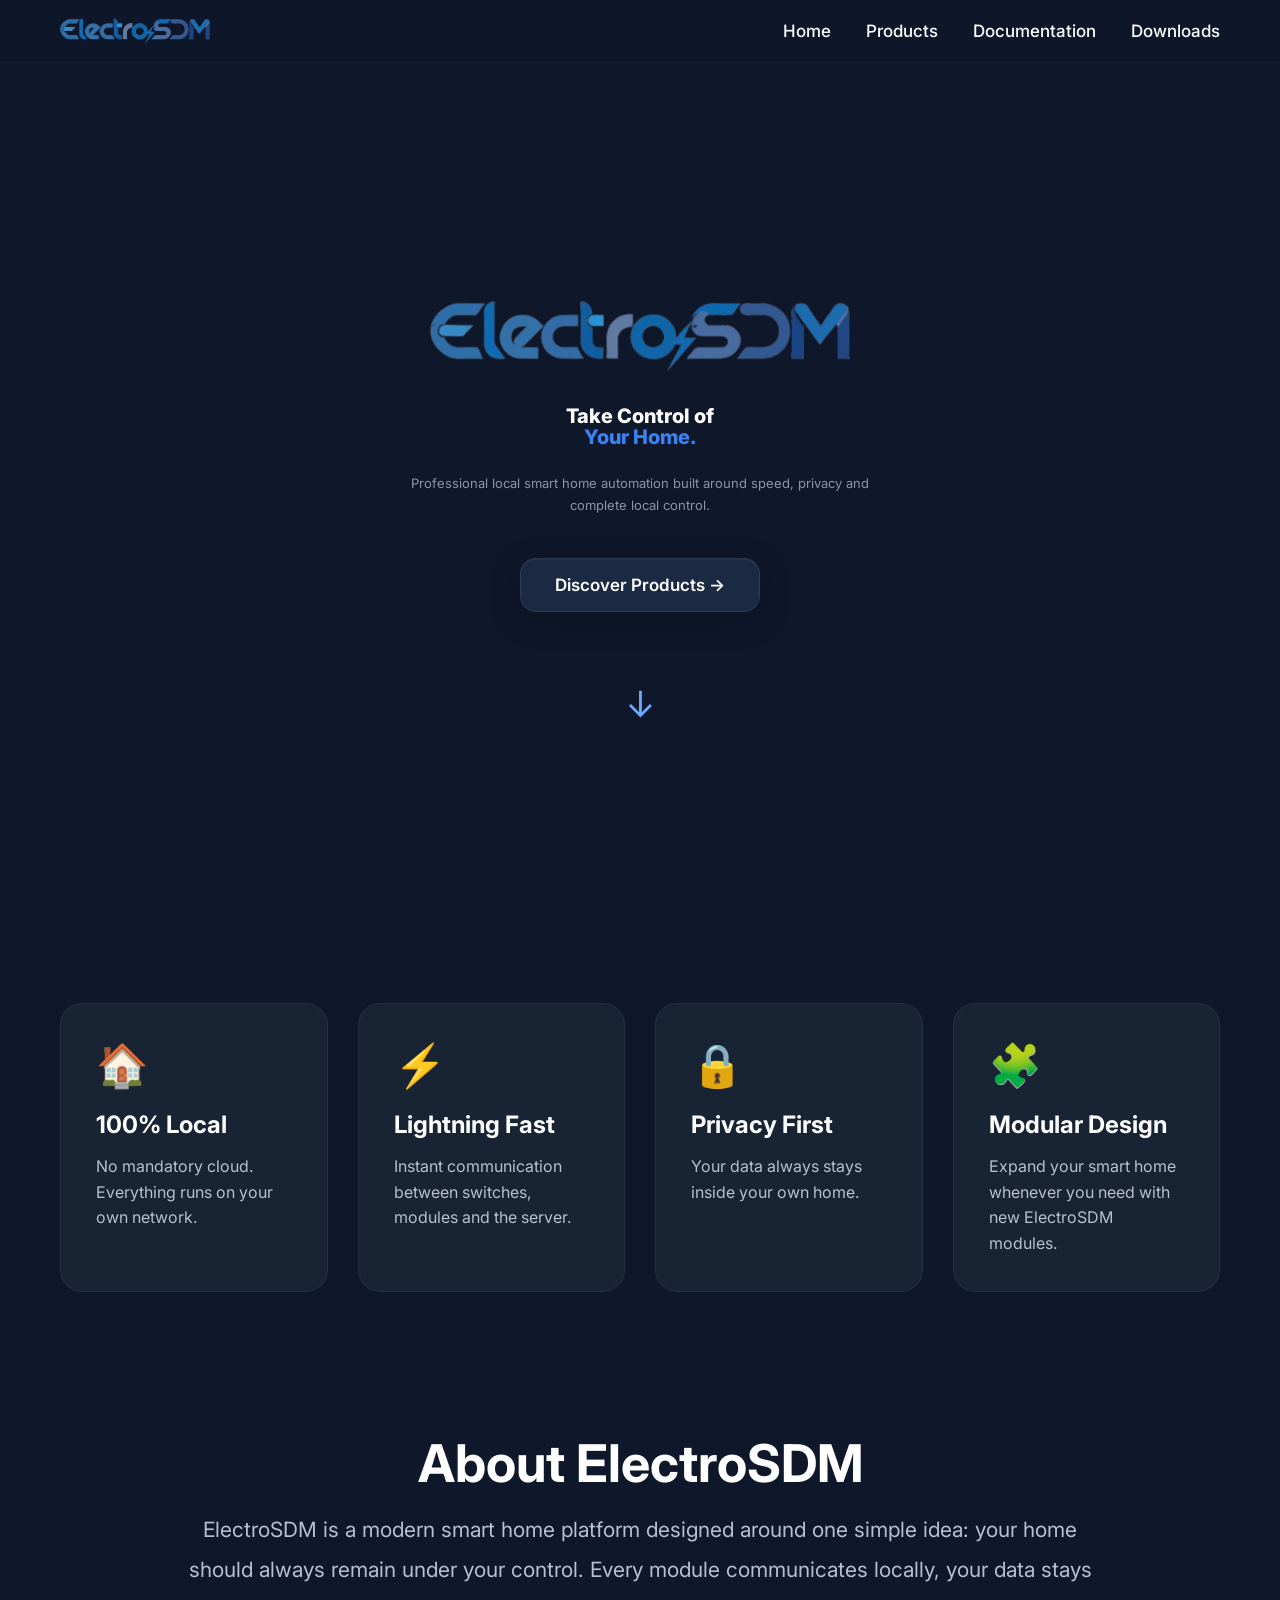
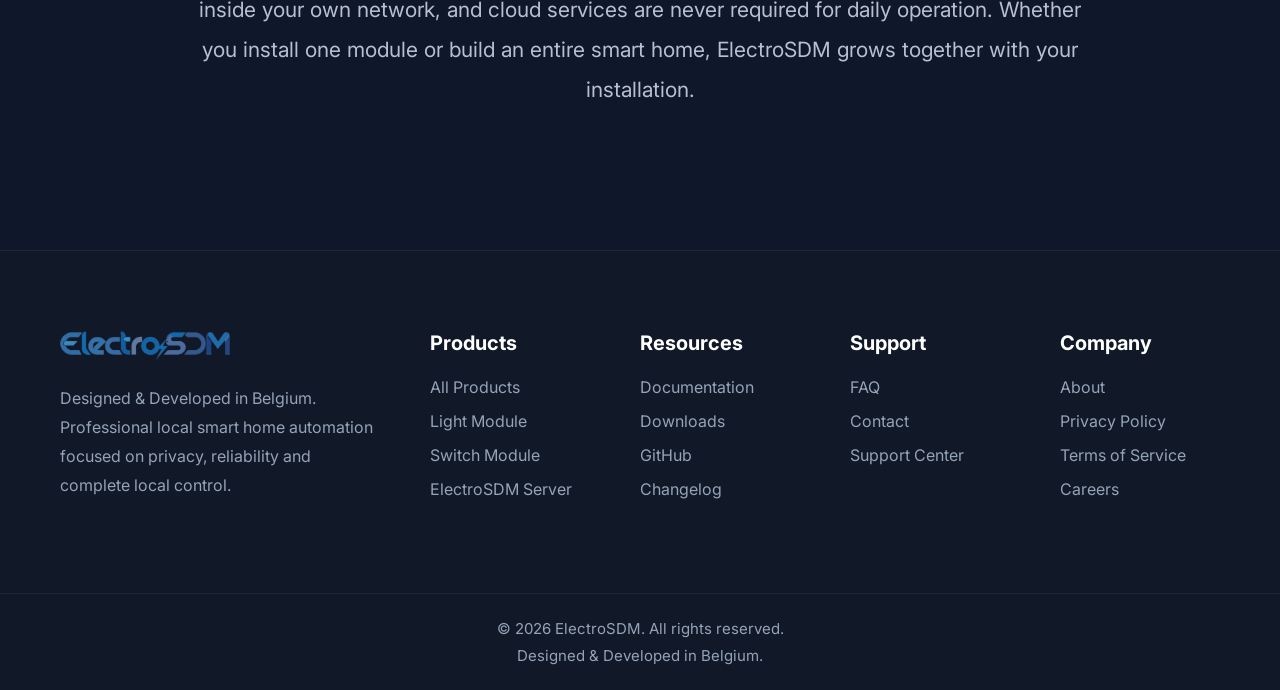
<file: index.html>
<!DOCTYPE html>
<html lang="en">

<head>

    <meta charset="UTF-8">
    <meta name="viewport" content="width=device-width, initial-scale=1.0">

    <title>ElectroSDM | Smart Home. Local First.</title>

    <meta name="description" content="Professional local smart home automation without mandatory cloud services.">

    <link rel="stylesheet" href="css/style.css">

    <link rel="preconnect" href="https://fonts.googleapis.com">
    <link rel="preconnect" href="https://fonts.gstatic.com" crossorigin>

    <link href="https://fonts.googleapis.com/css2?family=Inter:wght@300;400;500;600;700;800&display=swap" rel="stylesheet">

</head>

<body>

<header>

    <nav>

        <a href="index.html" class="logo">
            <img src="images/logo.png" alt="ElectroSDM">
        </a>

        <div class="menu">

            <a href="index.html">Home</a>
            <a href="products.html">Products</a>
            <a href="#">Documentation</a>
            <a href="#">Downloads</a>

        </div>

    </nav>

</header>

<main>

<section class="hero hero-home">

    <div class="hero-center">

        <img src="images/logo.png" class="hero-logo" alt="ElectroSDM">


        <h1>
            Take Control of<br>
            <span>Your Home.</span>
        </h1>

        <p>
            Professional local smart home automation built around
            speed, privacy and complete local control.
        </p>

        <a href="products.html" class="hero-button">
            Discover Products →
        </a>

        <div class="scroll-indicator">

            ↓

        </div>

    </div>

</section>
<section class="features">

    <div class="feature">

        <div class="icon">🏠</div>

        <h3>100% Local</h3>

        <p>
            No mandatory cloud. Everything runs on your own network.
        </p>

    </div>

    <div class="feature">

        <div class="icon">⚡</div>

        <h3>Lightning Fast</h3>

        <p>
            Instant communication between switches, modules and the server.
        </p>

    </div>

    <div class="feature">

        <div class="icon">🔒</div>

        <h3>Privacy First</h3>

        <p>
            Your data always stays inside your own home.
        </p>

    </div>

    <div class="feature">

        <div class="icon">🧩</div>

        <h3>Modular Design</h3>

        <p>
            Expand your smart home whenever you need with new ElectroSDM modules.
        </p>

    </div>

</section>

<section class="about">

    <div class="section-title">

        <h2>About ElectroSDM</h2>

        <p>

            ElectroSDM is a modern smart home platform designed around one simple idea:
            your home should always remain under your control.

            Every module communicates locally, your data stays inside your own network,
            and cloud services are never required for daily operation.

            Whether you install one module or build an entire smart home,
            ElectroSDM grows together with your installation.

        </p>

    </div>

</section>
    <footer>

    <div class="footer-container">

        <div class="footer-column">

            <img src="images/logo.png" alt="ElectroSDM" style="width:170px;margin-bottom:20px;">

            <p>
                Designed & Developed in Belgium.
                Professional local smart home automation focused on
                privacy, reliability and complete local control.
            </p>

        </div>

        <div class="footer-column">

            <h4>Products</h4>

            <a href="products.html">All Products</a>
            <a href="products/relay-module.html">Light Module</a>
            <a href="products/switch-module.html">Switch Module</a>
            <a href="products/server.html">ElectroSDM Server</a>

        </div>

        <div class="footer-column">

            <h4>Resources</h4>

            <a href="#">Documentation</a>
            <a href="#">Downloads</a>
            <a href="#">GitHub</a>
            <a href="#">Changelog</a>

        </div>

        <div class="footer-column">

            <h4>Support</h4>

            <a href="support.html#faq">FAQ</a>
            <a href="support.html#contact">Contact</a>
            <a href="support.html#support">Support Center</a>

        </div>

        <div class="footer-column">

            <h4>Company</h4>

            <a href="company.html#about">About</a>
            <a href="company.html#privacy">Privacy Policy</a>
            <a href="company.html#terms">Terms of Service</a>
            <a href="company.html#careers">Careers</a>

        </div>

    </div>

    <div class="footer-bottom">

        <p>
            © 2026 ElectroSDM. All rights reserved.
        </p>

        <p>
            Designed & Developed in Belgium.
        </p>

    </div>

</footer>

</main>

</body>

</html>
</file>
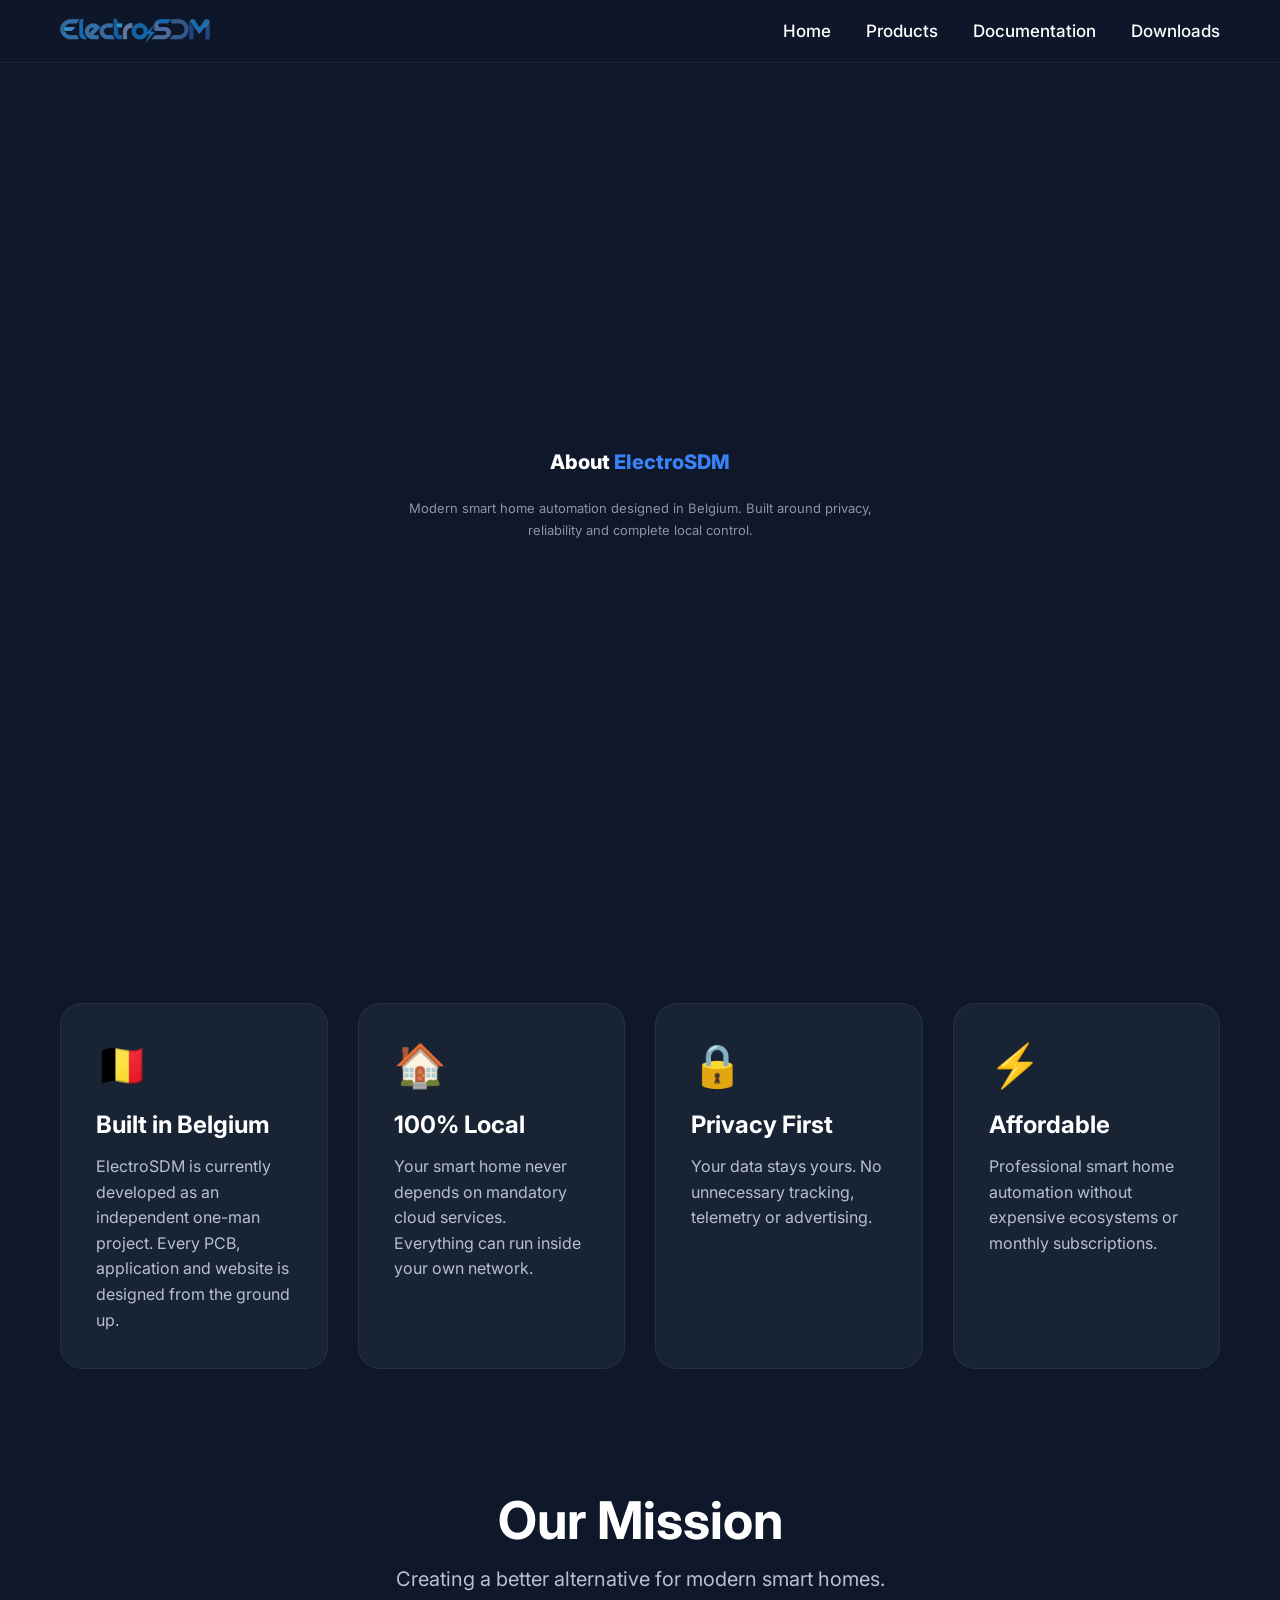
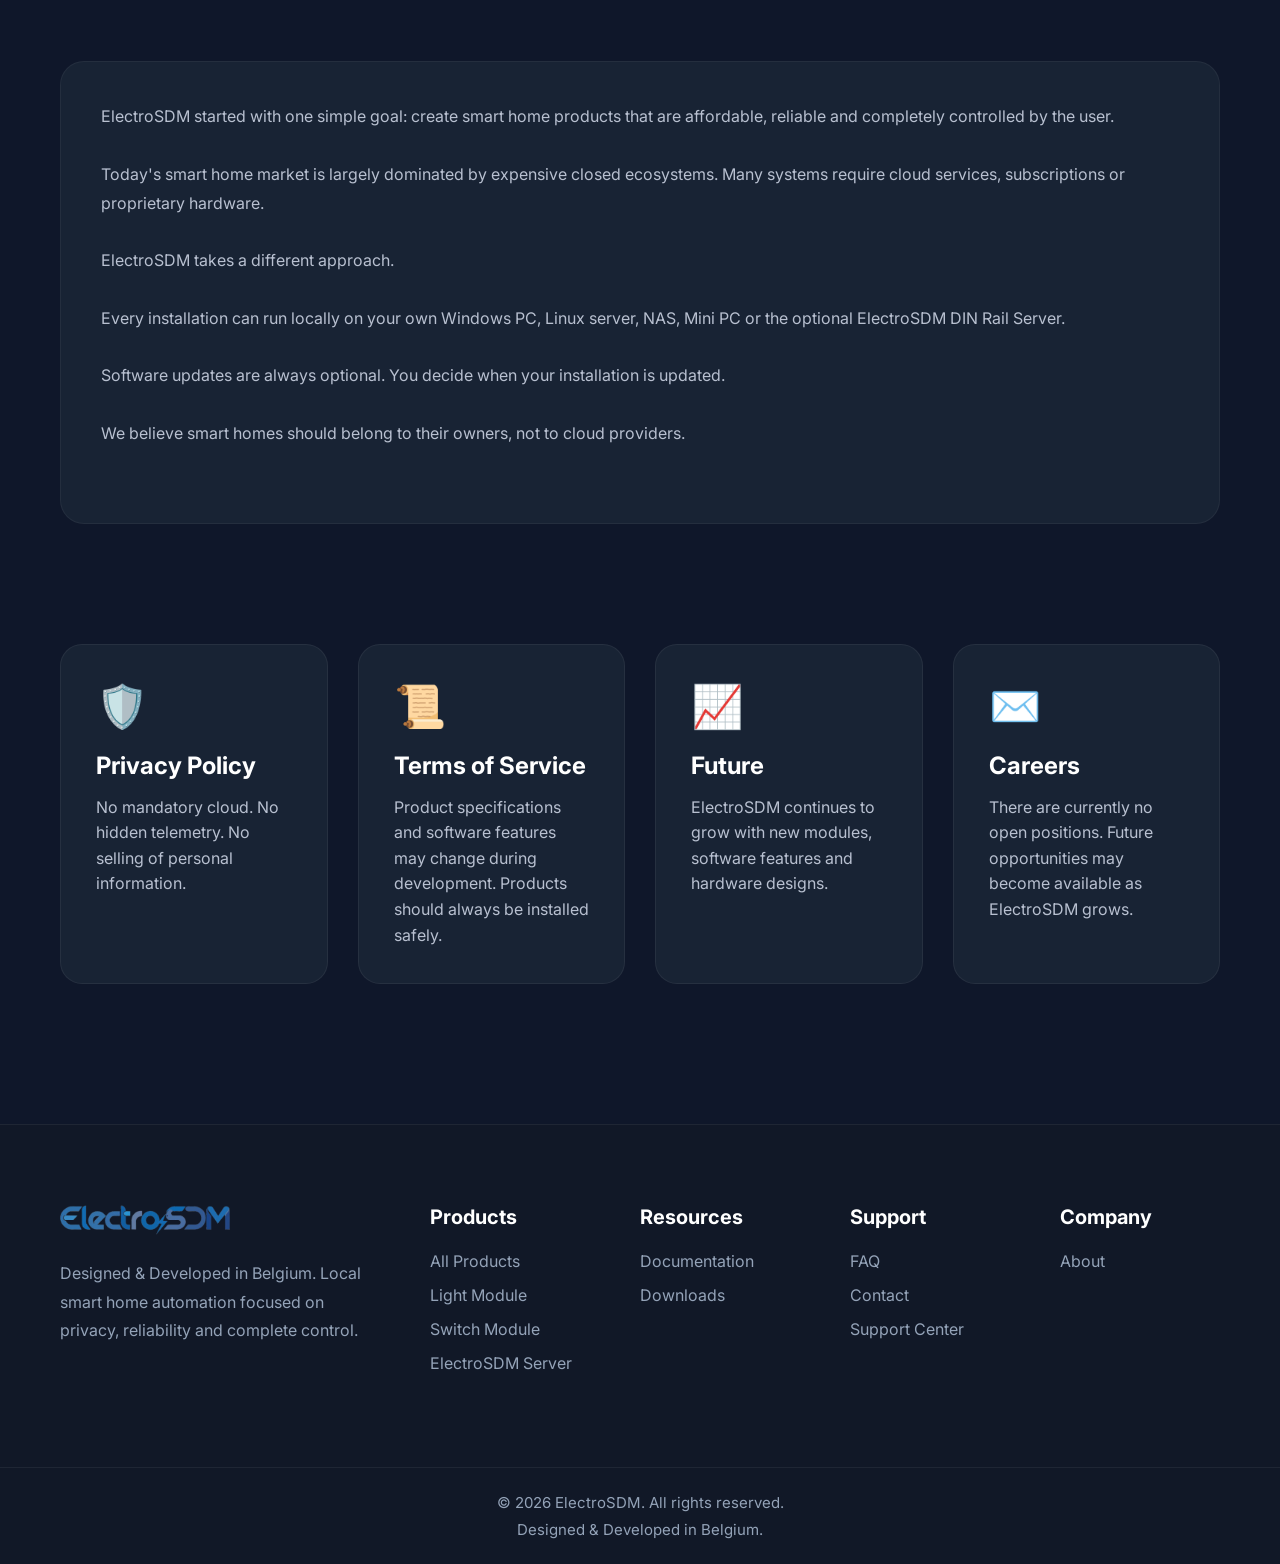
<file: company.html>
<!DOCTYPE html>
<html lang="en">

<head>

    <meta charset="UTF-8">
    <meta name="viewport" content="width=device-width, initial-scale=1.0">

    <title>ElectroSDM | Company</title>

    <meta name="description" content="Learn more about ElectroSDM.">

    <link rel="stylesheet" href="css/style.css">

    <link rel="preconnect" href="https://fonts.googleapis.com">
    <link rel="preconnect" href="https://fonts.gstatic.com" crossorigin>

    <link href="https://fonts.googleapis.com/css2?family=Inter:wght@300;400;500;600;700;800&display=swap" rel="stylesheet">

</head>

<body>

<header>

    <nav>

        <a href="index.html" class="logo">
            <img src="images/logo.png" alt="ElectroSDM">
        </a>

        <div class="menu">

            <a href="index.html">Home</a>
            <a href="products.html">Products</a>
            <a href="#">Documentation</a>
            <a href="#">Downloads</a>

        </div>

    </nav>

</header>

<main>

<section class="hero hero-home">

    <div class="hero-center">

        <h1>
            About <span>ElectroSDM</span>
        </h1>

        <p>
            Modern smart home automation designed in Belgium.
            Built around privacy, reliability and complete local control.
        </p>

    </div>

</section>



<section class="features">

    <div class="feature">

        <div class="icon">🇧🇪</div>

        <h3>Built in Belgium</h3>

        <p>
            ElectroSDM is currently developed as an independent one-man project.
            Every PCB, application and website is designed from the ground up.
        </p>

    </div>

    <div class="feature">

        <div class="icon">🏠</div>

        <h3>100% Local</h3>

        <p>
            Your smart home never depends on mandatory cloud services.
            Everything can run inside your own network.
        </p>

    </div>

    <div class="feature">

        <div class="icon">🔒</div>

        <h3>Privacy First</h3>

        <p>
            Your data stays yours.
            No unnecessary tracking, telemetry or advertising.
        </p>

    </div>

    <div class="feature">

        <div class="icon">⚡</div>

        <h3>Affordable</h3>

        <p>
            Professional smart home automation without expensive ecosystems
            or monthly subscriptions.
        </p>

    </div>

</section>



<section class="products">

    <div class="section-title">

        <h2>Our Mission</h2>

        <p>
            Creating a better alternative for modern smart homes.
        </p>

    </div>

    <div class="product-card">

        <p>

            ElectroSDM started with one simple goal:
            create smart home products that are affordable,
            reliable and completely controlled by the user.

            <br><br>

            Today's smart home market is largely dominated by expensive closed ecosystems.
            Many systems require cloud services, subscriptions or proprietary hardware.

            <br><br>

            ElectroSDM takes a different approach.

            <br><br>

            Every installation can run locally on your own Windows PC,
            Linux server, NAS, Mini PC or the optional ElectroSDM DIN Rail Server.

            <br><br>

            Software updates are always optional.
            You decide when your installation is updated.

            <br><br>

            We believe smart homes should belong to their owners,
            not to cloud providers.

        </p>

    </div>

</section>



<section class="features">

    <div class="feature">

        <div class="icon">🛡️</div>

        <h3>Privacy Policy</h3>

        <p>
            No mandatory cloud.
            No hidden telemetry.
            No selling of personal information.
        </p>

    </div>

    <div class="feature">

        <div class="icon">📜</div>

        <h3>Terms of Service</h3>

        <p>
            Product specifications and software features may change during development.
            Products should always be installed safely.
        </p>

    </div>

    <div class="feature">

        <div class="icon">📈</div>

        <h3>Future</h3>

        <p>
            ElectroSDM continues to grow with new modules,
            software features and hardware designs.
        </p>

    </div>

    <div class="feature">

        <div class="icon">✉️</div>

        <h3>Careers</h3>

        <p>
            There are currently no open positions.
            Future opportunities may become available as ElectroSDM grows.
        </p>

    </div>

</section>

<footer>

    <div class="footer-container">

        <div class="footer-column">

            <img src="images/logo.png" style="width:170px;margin-bottom:20px;" alt="ElectroSDM">

            <p>
                Designed & Developed in Belgium.
                Local smart home automation focused on privacy,
                reliability and complete control.
            </p>

        </div>

        <div class="footer-column">

            <h4>Products</h4>

            <a href="products.html">All Products</a>
            <a href="products/relay-module.html">Light Module</a>
            <a href="products/switch-module.html">Switch Module</a>
            <a href="products/server.html">ElectroSDM Server</a>

        </div>

        <div class="footer-column">

            <h4>Resources</h4>

            <a href="#">Documentation</a>
            <a href="#">Downloads</a>

        </div>

        <div class="footer-column">

            <h4>Support</h4>

            <a href="support.html#faq">FAQ</a>
            <a href="support.html#contact">Contact</a>
            <a href="support.html#support">Support Center</a>

        </div>

        <div class="footer-column">

            <h4>Company</h4>

            <a href="company.html">About</a>

        </div>

    </div>

    <div class="footer-bottom">

        <p>© 2026 ElectroSDM. All rights reserved.</p>

        <p>Designed & Developed in Belgium.</p>

    </div>

</footer>

</main>

</body>

</html>
</file>
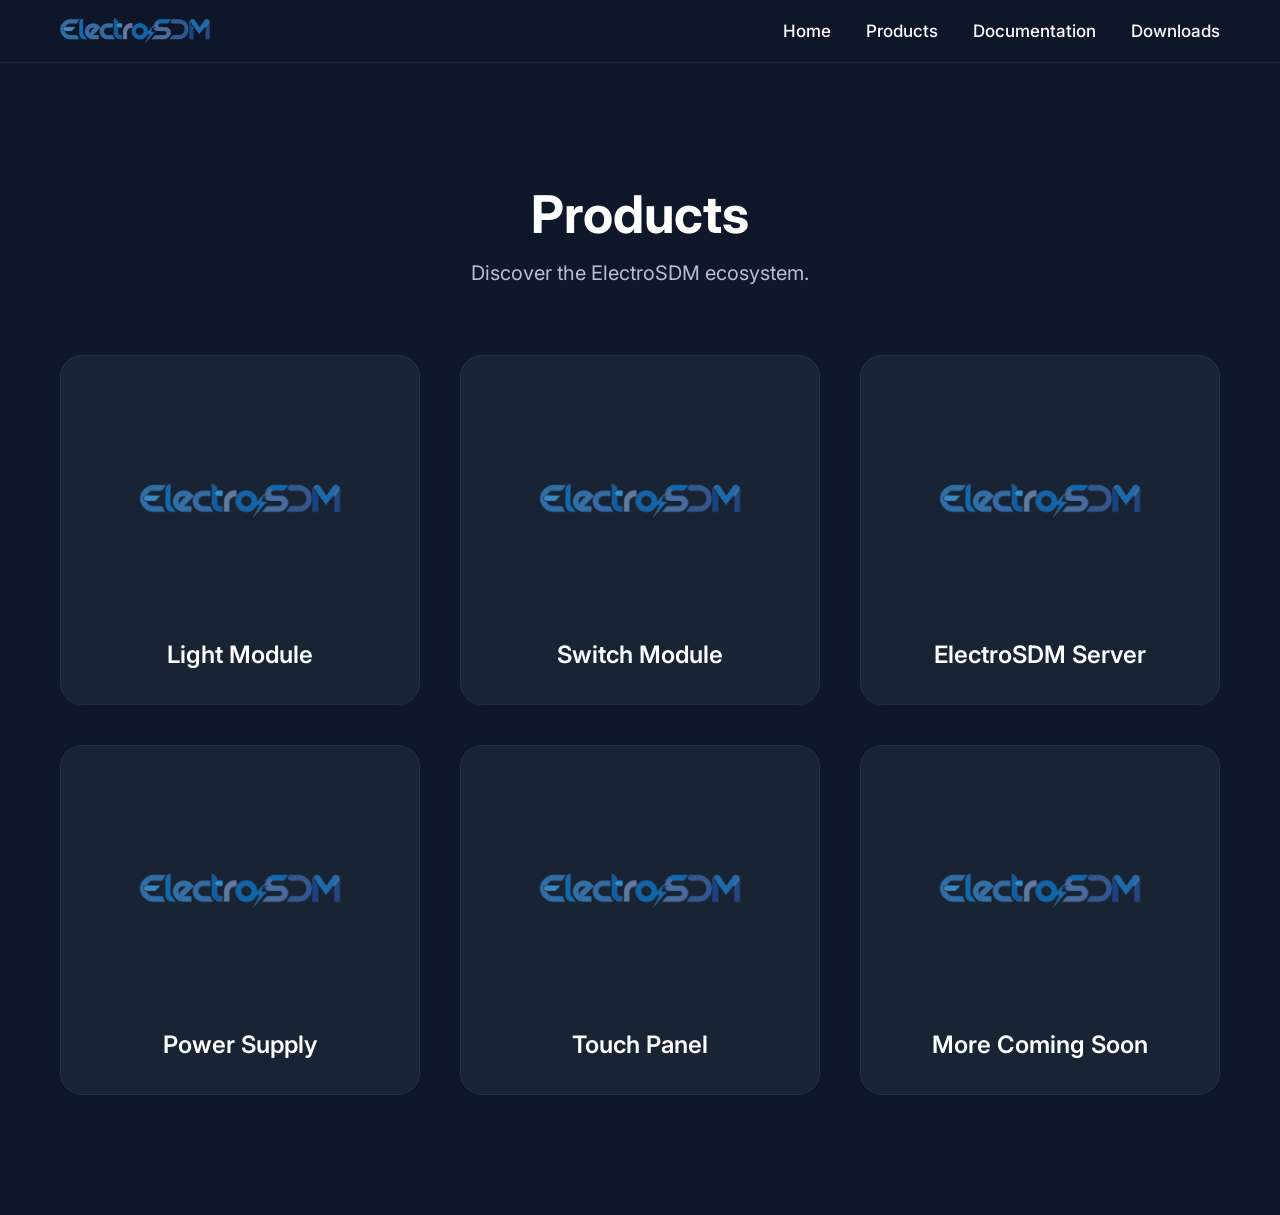
<file: products.html>
<!DOCTYPE html>
<html lang="en">

<head>

    <meta charset="UTF-8">
    <meta name="viewport" content="width=device-width, initial-scale=1.0">

    <title>Products | ElectroSDM</title>

    <link rel="stylesheet" href="css/style.css">

    <link rel="preconnect" href="https://fonts.googleapis.com">
    <link rel="preconnect" href="https://fonts.gstatic.com" crossorigin>

    <link href="https://fonts.googleapis.com/css2?family=Inter:wght@300;400;500;600;700;800&display=swap" rel="stylesheet">

</head>

<body>

<header>

    <nav>

        <a href="index.html" class="logo">
            <img src="images/logo.png" alt="ElectroSDM">
        </a>

        <div class="menu">

            <a href="index.html">Home</a>
            <a href="products.html">Products</a>
            <a href="#">Documentation</a>
            <a href="#">Downloads</a>

        </div>

    </nav>

</header>

<main>

<section class="products">

    <div class="section-title">

        <h2>Products</h2>

        <p>
            Discover the ElectroSDM ecosystem.
        </p>

    </div>

    <div class="products-grid">

        <a href="products/relay-module.html" class="product-item">
            <img src="images/placeholder.png" alt="Light Module">
            <h3>Light Module</h3>
        </a>

        <a href="products/switch-kit.html" class="product-item">
            <img src="images/placeholder.png" alt="Switch Module">
            <h3>Switch Module</h3>
        </a>

        <a href="products/server.html" class="product-item">
            <img src="images/placeholder.png" alt="ElectroSDM Server">
            <h3>ElectroSDM Server</h3>
        </a>

        <a href="products/psu.html" class="product-item">
            <img src="images/placeholder.png" alt="Power Supply">
            <h3>Power Supply</h3>
        </a>

        <a href="products/touch-panel.html" class="product-item">
            <img src="images/placeholder.png" alt="Touch Panel">
            <h3>Touch Panel</h3>
        </a>

        <a href="#" class="product-item">
            <img src="images/placeholder.png" alt="More Products">
            <h3>More Coming Soon</h3>
        </a>

    </div>

</section>

</main>

</body>

</html>
</file>
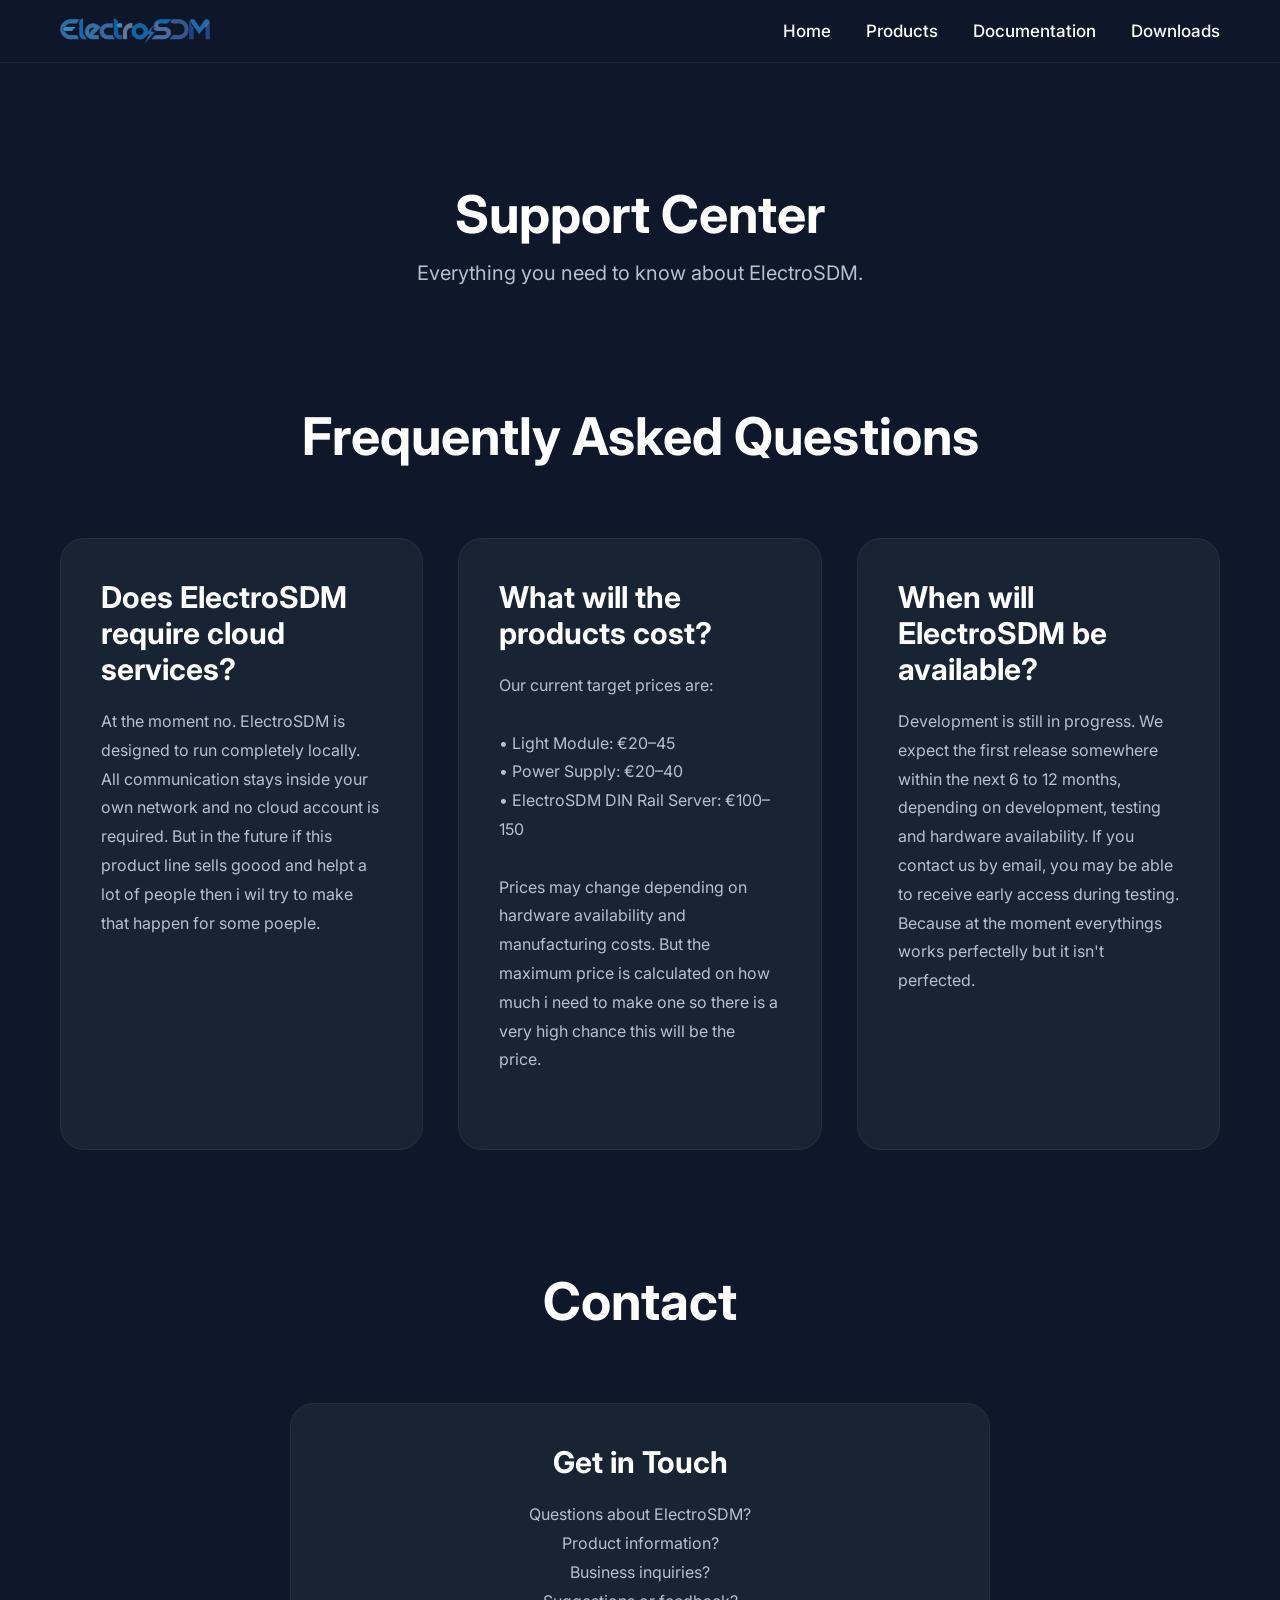
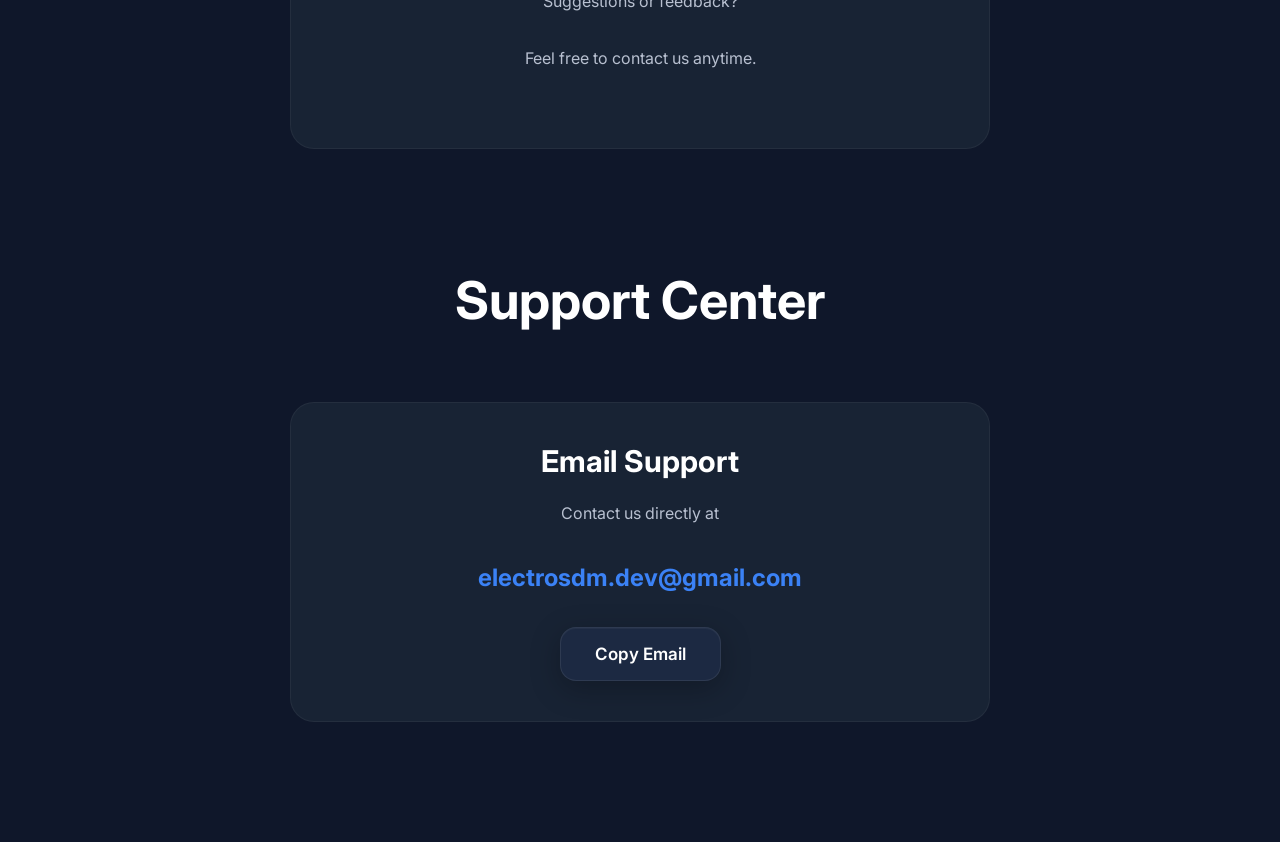
<file: support.html>
<!DOCTYPE html>
<html lang="en">

<head>

    <meta charset="UTF-8">
    <meta name="viewport" content="width=device-width, initial-scale=1.0">

    <title>ElectroSDM | Support</title>

    <meta name="description" content="ElectroSDM Support Center">

    <link rel="stylesheet" href="css/style.css">

    <link rel="preconnect" href="https://fonts.googleapis.com">
    <link rel="preconnect" href="https://fonts.gstatic.com" crossorigin>

    <link href="https://fonts.googleapis.com/css2?family=Inter:wght@300;400;500;600;700;800&display=swap" rel="stylesheet">

</head>

<body>

<header>

    <nav>

        <a href="index.html" class="logo">
            <img src="images/logo.png" alt="ElectroSDM">
        </a>

        <div class="menu">

            <a href="index.html">Home</a>
            <a href="products.html">Products</a>
            <a href="#">Documentation</a>
            <a href="#">Downloads</a>

        </div>

    </nav>

</header>

<main>

<section class="products">

    <div class="section-title">

        <h2>Support Center</h2>

        <p>
            Everything you need to know about ElectroSDM.
        </p>

    </div>

</section>

<section class="products" id="faq">

    <div class="section-title">

        <h2>Frequently Asked Questions</h2>

    </div>

    <div class="product-grid">

        <div class="product-card">

            <h3>Does ElectroSDM require cloud services?</h3>

            <p>
                At the moment no. ElectroSDM is designed to run completely locally.
                All communication stays inside your own network and no cloud account is required.
                But in the future if this product line sells goood and helpt a lot of people then i wil try to make that happen for some poeple.
            </p>

        </div>

        <div class="product-card">

            <h3>What will the products cost?</h3>

            <p>
                Our current target prices are:
                <br><br>

                • Light Module: €20–45<br>
                • Power Supply: €20–40<br>
                • ElectroSDM DIN Rail Server: €100–150
                <br><br>

                Prices may change depending on hardware availability and manufacturing costs.
                But the maximum price is calculated on how much i need to make one so there is a very high chance this will be the price.
            </p>

        </div>

        <div class="product-card">

            <h3>When will ElectroSDM be available?</h3>

            <p>
                Development is still in progress.

                We expect the first release somewhere within the next 6 to 12 months,
                depending on development, testing and hardware availability.

                If you contact us by email, you may be able to receive early access during testing.
                Because at the moment everythings works perfectelly but it isn't perfected.
            </p>

        </div>

    </div>

</section>

<section class="products" id="contact">

    <div class="section-title">

        <h2>Contact</h2>

    </div>

    <div class="product-card" style="max-width:700px;margin:auto;text-align:center;">

        <h3>Get in Touch</h3>

        <p>

            Questions about ElectroSDM?<br>
            Product information?<br>
            Business inquiries?<br>
            Suggestions or feedback?<br><br>

            Feel free to contact us anytime.

        </p>

    </div>

</section>

<section class="products" id="support">

    <div class="section-title">

        <h2>Support Center</h2>

    </div>

    <div class="product-card" style="max-width:700px;margin:auto;text-align:center;">

        <h3>Email Support</h3>

        <p>

            Contact us directly at

        </p>

        <h2 style="margin:25px 0;color:#3B82F6;">

            electrosdm.dev@gmail.com

        </h2>

        <button class="hero-button"
        onclick="navigator.clipboard.writeText('electrosdm.dev@gmail.com');this.innerHTML='Copied!';">

            Copy Email

        </button>

    </div>

</section>

</main>

</body>

</html>
</file>
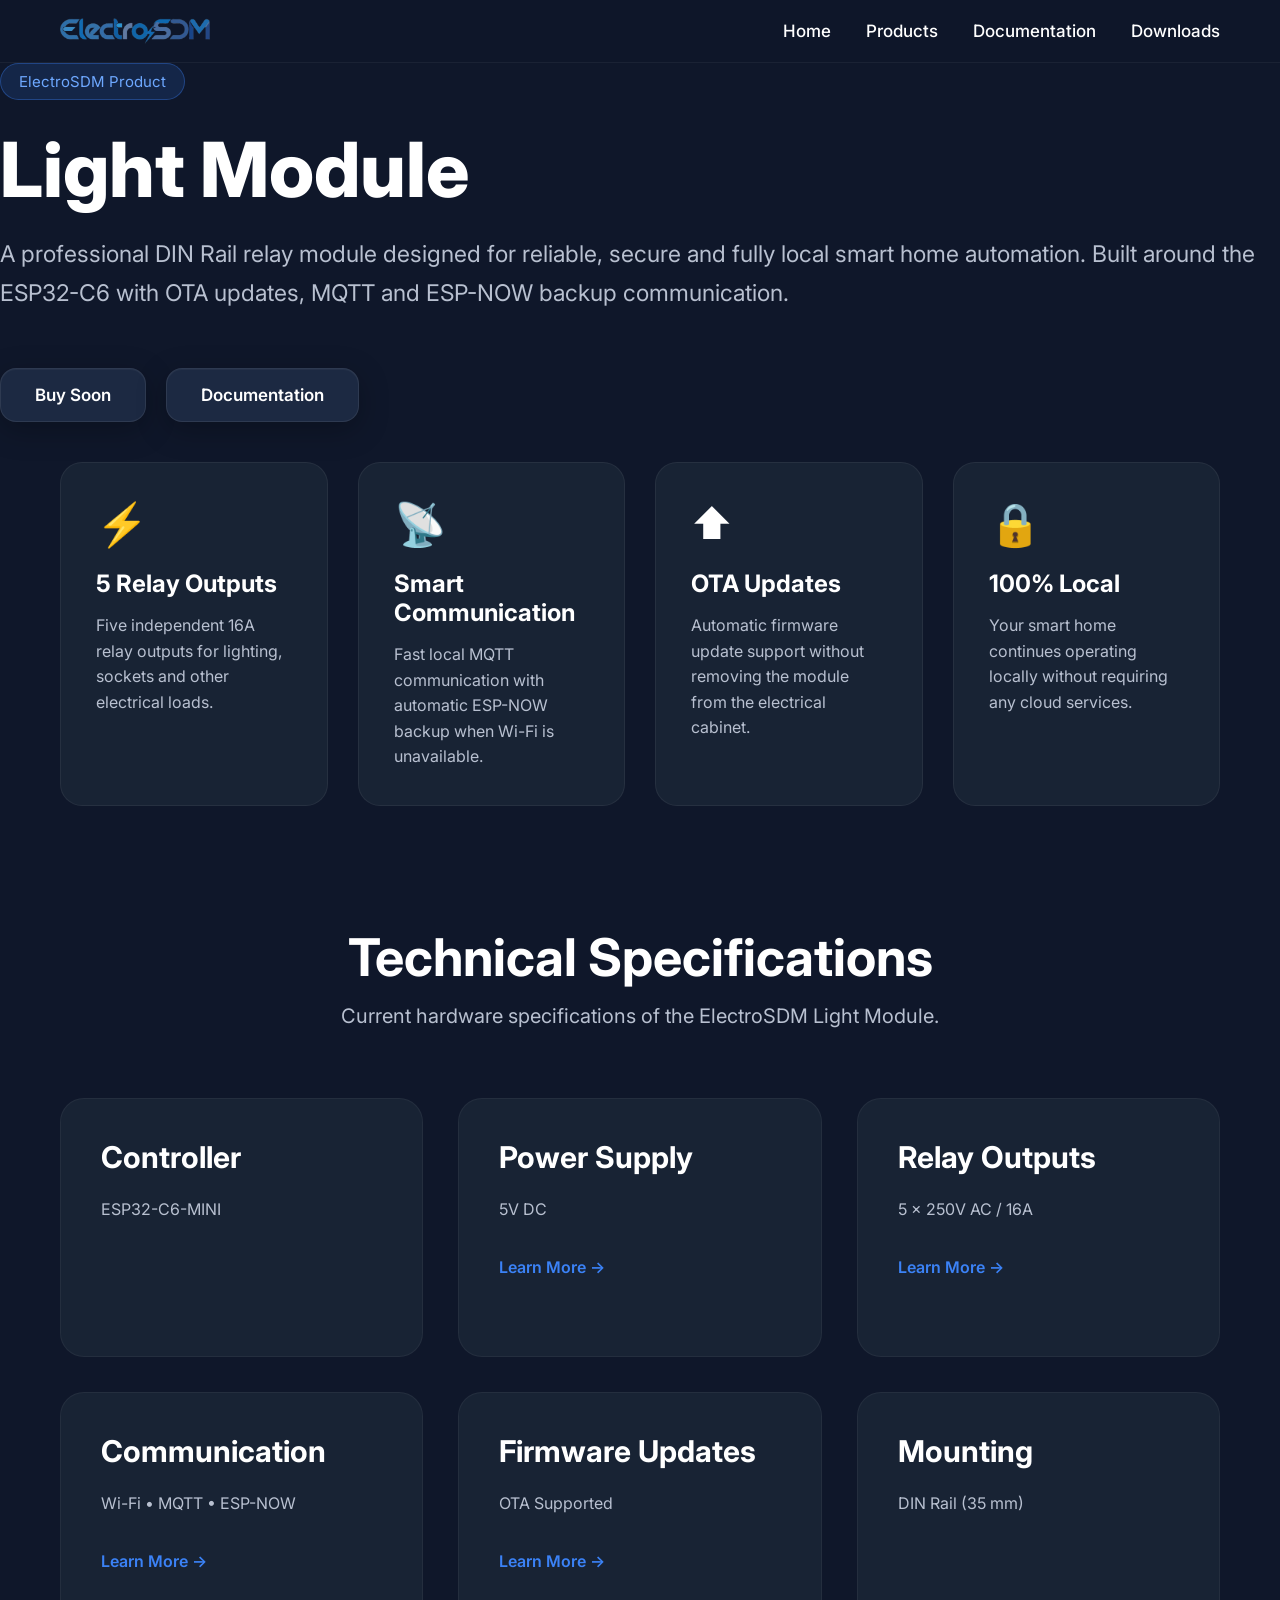
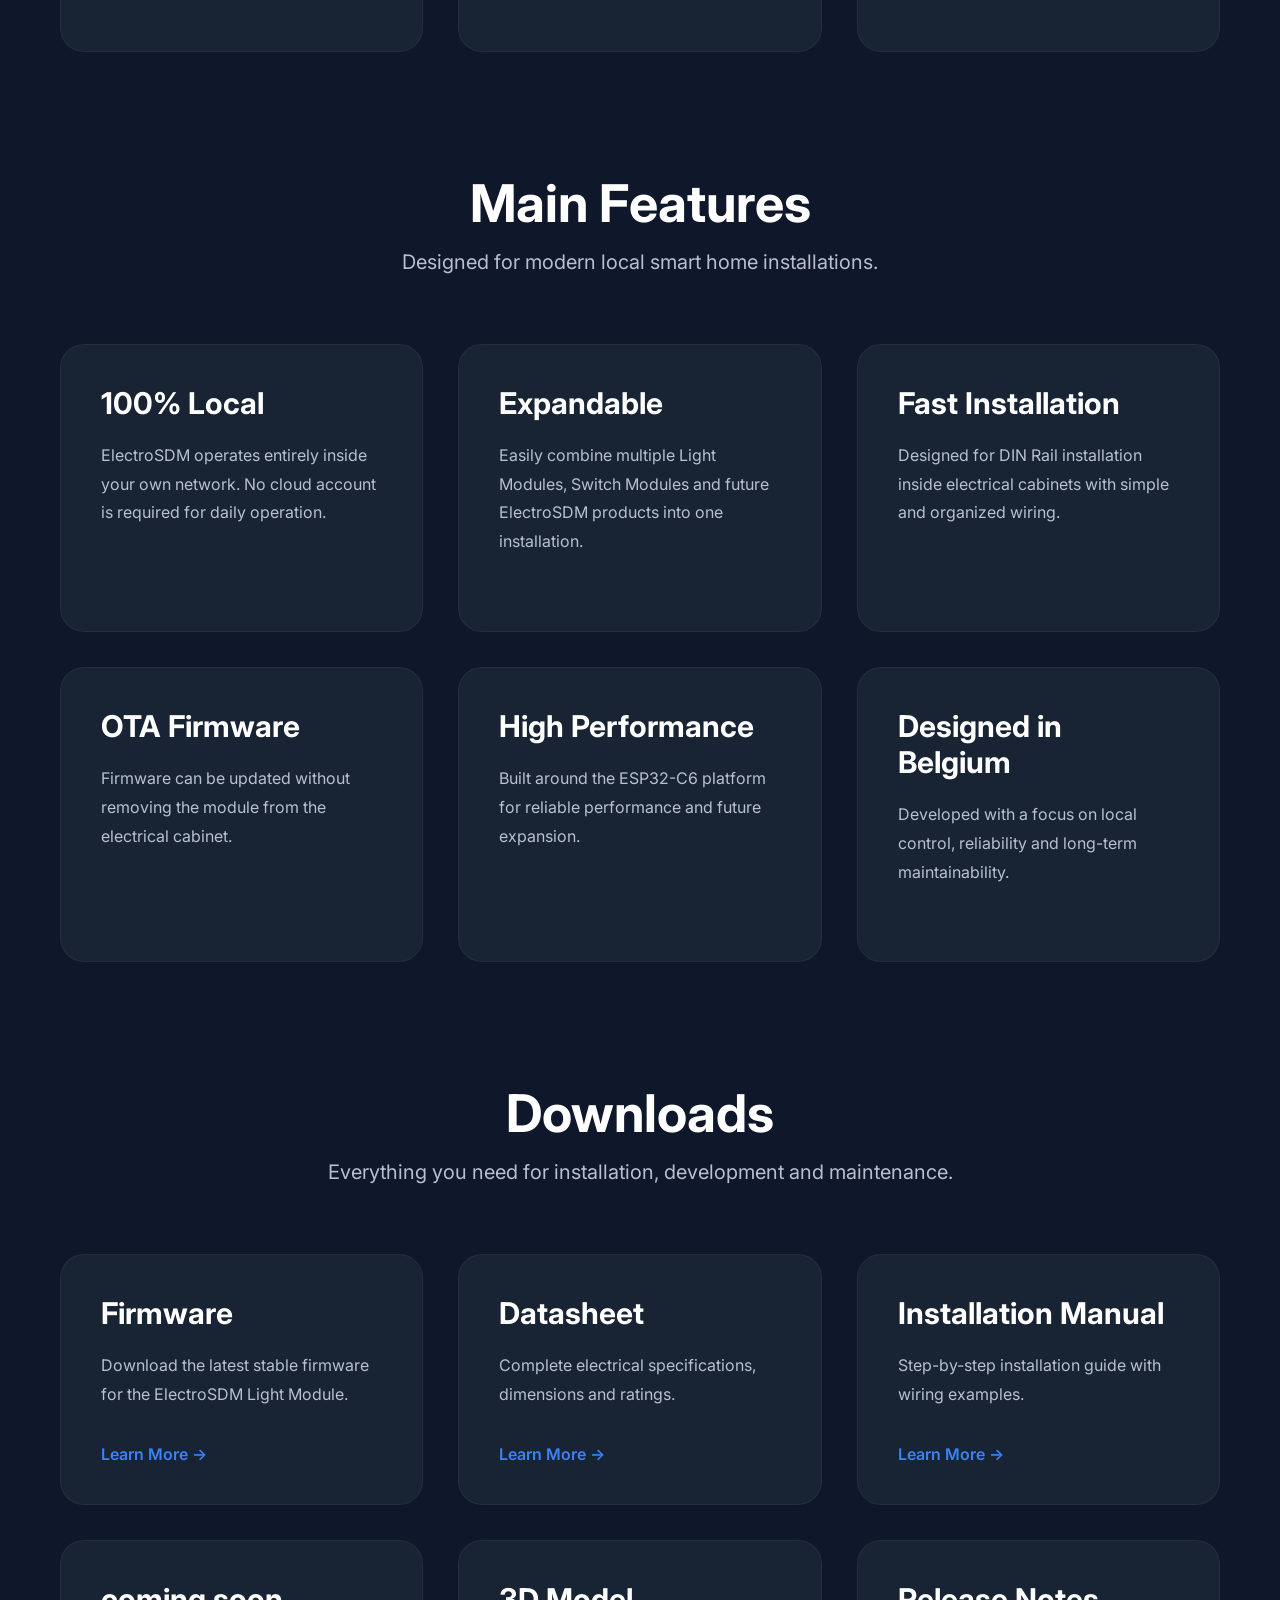
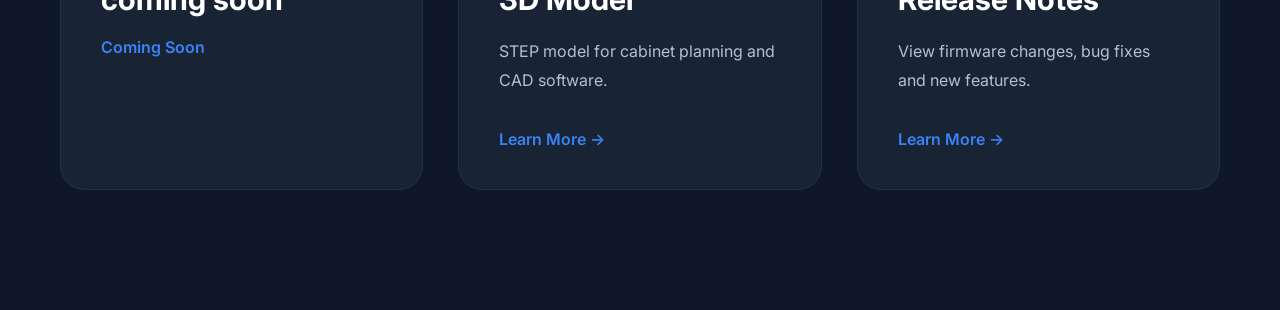
<file: products/relay-module.html>
<!DOCTYPE html>
<html lang="en">

<head>

    <meta charset="UTF-8">
    <meta name="viewport" content="width=device-width, initial-scale=1.0">

    <title>ElectroSDM | Light Module</title>

    <meta name="description" content="ElectroSDM 5 Relay Light Module for professional local smart home automation.">

    <link rel="stylesheet" href="../css/style.css">

    <link rel="preconnect" href="https://fonts.googleapis.com">
    <link rel="preconnect" href="https://fonts.gstatic.com" crossorigin>

    <link href="https://fonts.googleapis.com/css2?family=Inter:wght@300;400;500;600;700;800&display=swap" rel="stylesheet">

</head>

<body>

<header>

    <nav>

        <a href="../index.html" class="logo">
            <img src="../images/logo.png" alt="ElectroSDM">
        </a>

        <div class="menu">

            <a href="../index.html">Home</a>
            <a href="../index.html#products">Products</a>
            <a href="#">Documentation</a>
            <a href="#">Downloads</a>

        </div>

    </nav>

</header>

<section class="hero">

    <div class="hero-text">

        <span class="badge">
            ElectroSDM Product
        </span>

        <h1>Light Module</h1>

        <p>
            A professional DIN Rail relay module designed for reliable,
            secure and fully local smart home automation.
            Built around the ESP32-C6 with OTA updates,
            MQTT and ESP-NOW backup communication.
        </p>

        <div class="buttons">

            <a href="#" class="hero-button">
                Buy Soon
            </a>

            <a href="#" class="hero-button secondary">
                Documentation
            </a>

        </div>

    </div>

</section>

<section class="features">

    <div class="feature">

        <div class="icon">⚡</div>

        <h3>5 Relay Outputs</h3>

        <p>
            Five independent 16A relay outputs for lighting,
            sockets and other electrical loads.
        </p>

    </div>

    <div class="feature">

        <div class="icon">📡</div>

        <h3>Smart Communication</h3>

        <p>
            Fast local MQTT communication with automatic
            ESP-NOW backup when Wi-Fi is unavailable.
        </p>

    </div>

    <div class="feature">

        <div class="icon">⬆️</div>

        <h3>OTA Updates</h3>

        <p>
            Automatic firmware update support without
            removing the module from the electrical cabinet.
        </p>

    </div>

    <div class="feature">

        <div class="icon">🔒</div>

        <h3>100% Local</h3>

        <p>
            Your smart home continues operating locally
            without requiring any cloud services.
        </p>

    </div>

</section>

<section class="products">

    <div class="section-title">

        <h2>Technical Specifications</h2>

        <p>
            Current hardware specifications of the ElectroSDM Light Module.
        </p>

    </div>

    <div class="product-grid">

        <div class="product-card">

            <h3>Controller</h3>

            <p>
                ESP32-C6-MINI
            </p>

        </div>

        <div class="product-card">

            <h3>Power Supply</h3>

            <p>

                5V DC

                <br><br>

                <a href="#" onclick="openPowerPopup(); return false;">
                    Learn More →
                </a>

            </p>

        </div>

        <div class="product-card">

            <h3>Relay Outputs</h3>

            <p>

                5 × 250V AC / 16A

                <br><br>

                <a href="#" onclick="openRelayPopup(); return false;">
                    Learn More →
                </a>

            </p>

        </div>
                <div class="product-card">

            <h3>Communication</h3>

            <p>

                Wi-Fi • MQTT • ESP-NOW

                <br><br>

                <a href="#" onclick="openCommunicationPopup(); return false;">
                    Learn More →
                </a>

            </p>

        </div>

        <div class="product-card">

            <h3>Firmware Updates</h3>

            <p>

                OTA Supported

                <br><br>

                <a href="#" onclick="openOtaPopup(); return false;">
                    Learn More →
                </a>

            </p>

        </div>

        <div class="product-card">

            <h3>Mounting</h3>

            <p>

                DIN Rail (35 mm)

            </p>

        </div>

    </div>

</section>

<section class="products">

    <div class="section-title">

        <h2>Main Features</h2>

        <p>
            Designed for modern local smart home installations.
        </p>

    </div>

    <div class="product-grid">

        <div class="product-card">

            <h3>100% Local</h3>

            <p>
                ElectroSDM operates entirely inside your own network.
                No cloud account is required for daily operation.
            </p>

        </div>

        <div class="product-card">

            <h3>Expandable</h3>

            <p>
                Easily combine multiple Light Modules, Switch Modules
                and future ElectroSDM products into one installation.
            </p>

        </div>

        <div class="product-card">

            <h3>Fast Installation</h3>

            <p>
                Designed for DIN Rail installation inside electrical
                cabinets with simple and organized wiring.
            </p>

        </div>

        <div class="product-card">

            <h3>OTA Firmware</h3>

            <p>
                Firmware can be updated without removing
                the module from the electrical cabinet.
            </p>

        </div>

        <div class="product-card">

            <h3>High Performance</h3>

            <p>
                Built around the ESP32-C6 platform for
                reliable performance and future expansion.
            </p>
        </div>
        <div class="product-card">

            <h3>Designed in Belgium</h3>
            <p>
                Developed with a focus on local control,
                reliability and long-term maintainability.
            </p>
        </div>
    </div>

</section>

    <section class="products">

    <div class="section-title">

        <h2>Downloads</h2>

        <p>
            Everything you need for installation, development and maintenance.
        </p>

    </div>

    <div class="product-grid">

        <div class="product-card">

            <h3>Firmware</h3>

            <p>
                Download the latest stable firmware for the ElectroSDM Light Module.
            </p>

            <a href="#" onclick="openFirmwarePopup(); return false;">
                Learn More →
            </a>

        </div>

        <div class="product-card">

            <h3>Datasheet</h3>

            <p>
                Complete electrical specifications, dimensions and ratings.
            </p>

            <a href="#" onclick="openDatasheetPopup(); return false;">
                Learn More →
            </a>

        </div>

        <div class="product-card">

            <h3>Installation Manual</h3>

            <p>
                Step-by-step installation guide with wiring examples.
            </p>

            <a href="#" onclick="openManualPopup(); return false;">
                Learn More →
            </a>

        </div>

        <div class="product-card">

            <h3> coming soon</h3>

            <a href="#">Coming Soon</a>

        </div>

        <div class="product-card">

            <h3>3D Model</h3>

            <p>
                STEP model for cabinet planning and CAD software.
            </p>

            <a href="#" onclick="openModelPopup(); return false;">
                Learn More →
            </a>

        </div>

        <div class="product-card">

            <h3>Release Notes</h3>

            <p>
                View firmware changes, bug fixes and new features.
            </p>

            <a href="#" onclick="openReleasePopup(); return false;">
                Learn More →
            </a>

        </div>

    </div>

</section>
<!-- ========================= -->
<!-- POWER SUPPLY POPUP -->
<!-- ========================= -->

<div id="powerPopup" class="popup">

    <div class="popup-content">

        <span class="close" onclick="closePowerPopup()">&times;</span>

        <h2>Power Supply Recommendation</h2>

        <p>
            The ElectroSDM Light Module operates from a stable
            <strong>5V DC</strong> power supply.
            Any high-quality 5V power supply with sufficient current capacity
            can be used.
        </p>

        <h3>Recommended ElectroSDM Power Supply</h3>

        <p>
            For the easiest installation we recommend an optional
            <strong>ElectroSDM DIN Rail Power Supply</strong>.
            It is selected and tested specifically for ElectroSDM systems,
            simplifying installation inside the electrical cabinet.
        </p>

        <h3>Estimated Recommendations</h3>

        <ul>
            <li>Up to 4 Light Modules → 5V / 4A</li>
            <li>Up to 10 Light Modules → 5V / 8A</li>
            <li>Up to 15 Light Modules → 5V / 12A</li>
            <li>Up to 20 Light Modules → 5V / 16A</li>
        </ul>

        <p>
            <strong>These values are preliminary estimates</strong>
            and may change after additional hardware testing.
        </p>

        <p>
            Purchasing an ElectroSDM power supply is
            <strong>completely optional</strong>.
            Any reliable 5V power supply with enough current capacity
            will work correctly.
        </p>

    </div>

</div>

<!-- ========================= -->
<!-- RELAY POPUP -->
<!-- ========================= -->

<div id="relayPopup" class="popup">

    <div class="popup-content">

        <span class="close" onclick="closeRelayPopup()">&times;</span>

        <h2>Relay Outputs</h2>

        <p>
            The ElectroSDM Light Module includes
            <strong>five independent relay outputs</strong>.
        </p>

        <p>
            Every relay can be configured independently and assigned to
            switches, automations, scenes or schedules.
        </p>

        <p>
            Each relay is rated for
            <strong>250V AC / 16A</strong>,
            making it suitable for most residential lighting
            and switching applications.
        </p>

        <p>
            Always ensure that connected loads remain within the
            maximum electrical specifications and comply with
            local electrical regulations.
        </p>

    </div>

</div>

<!-- ========================= -->
<!-- COMMUNICATION POPUP -->
<!-- ========================= -->

<div id="communicationPopup" class="popup">

    <div class="popup-content">

        <span class="close" onclick="closeCommunicationPopup()">&times;</span>

        <h2>Smart Communication</h2>

        <p>
            ElectroSDM modules normally communicate through
            your local Wi-Fi network using MQTT.
        </p>

        <p>
            If the Wi-Fi network becomes unavailable,
            compatible ElectroSDM modules automatically
            switch to <strong>ESP-NOW</strong>.
        </p>

        <p>
            This allows essential communication between
            switches and Light Modules to continue,
            helping keep your lighting operational even
            during temporary Wi-Fi interruptions.
        </p>

        <p>
            Once the Wi-Fi network becomes available again,
            every module automatically returns to MQTT
            communication without requiring any user action.
        </p>

    </div>

</div>

<!-- ========================= -->
<!-- OTA POPUP -->
<!-- ========================= -->

<div id="otaPopup" class="popup">

    <div class="popup-content">

        <span class="close" onclick="closeOtaPopup()">&times;</span>

        <h2>Automatic OTA Updates</h2>

        <p>
            ElectroSDM is designed to automatically keep
            every module up to date with the latest firmware.
        </p>

        <p>
            The ElectroSDM Server periodically checks for
            available firmware updates.
            When a newer version is detected,
            compatible modules can update directly
            through the local network.
        </p>

        <p>
            The current development version compares
            firmware versions with information published
            on a GitHub repository.
            This feature is still under development while
            the public firmware repository is being prepared.
        </p>

        <p>
            Once released, firmware updates will be delivered
            automatically through the ElectroSDM Server,
            allowing secure and convenient updates without
            removing modules from the electrical cabinet.
        </p>

    </div>

</div>

    <div id="datasheetPopup" class="popup">

        <div class="popup-content">
    
            <span class="close" onclick="closeDatasheetPopup()">&times;</span>
    
            <h2>Datasheet</h2>
    
            <p>
                The official ElectroSDM Light Module datasheet contains all
                technical information required for installation, integration
                and product selection.
            </p>
    
            <p>
                It includes electrical specifications, dimensions, power
                requirements, relay ratings, communication interfaces,
                environmental limits and mechanical drawings.
            </p>
    
            <p>
                The datasheet is recommended for installers, developers and
                anyone integrating the module into larger smart home projects.
            </p>
    
            <br>
    
            <a href="https://drive.google.com/drive/folders/1HJJKq1xA2bmd1o2bcCxhHBJ-qNLhF9XY?usp=sharing"
               class="button"
               target="_blank">
                Open Downloads
            </a>
    
        </div>
    
    </div>
<div id="manualPopup" class="popup">

    <div class="popup-content">

        <span class="close" onclick="closeManualPopup()">&times;</span>

        <h2>Installation Manual</h2>

        <p>
            The Installation Manual provides step-by-step instructions for installing,
            wiring and configuring the ElectroSDM Light Module.
        </p>

        <p>
            It includes wiring examples, DIN Rail mounting instructions,
            first-time setup and important safety information.
        </p>

        <p>
            The guide is intended for installers, electricians and advanced users.
        </p>

        <br>

        <a href="https://drive.google.com/drive/folders/1HJJKq1xA2bmd1o2bcCxhHBJ-qNLhF9XY?usp=sharing"
           class="button"
           target="_blank">
            Open Downloads
        </a>
    </div>

</div>

<div id="modelPopup" class="popup">

    <div class="popup-content">

        <span class="close" onclick="closeModelPopup()">&times;</span>

        <h2>3D Model</h2>

        <p>
            Download the official 3D model of the ElectroSDM Light Module
            for cabinet planning and CAD software.
        </p>

        <p>
            STEP files allow accurate integration into electrical cabinets
            and custom enclosure designs.
        </p>

        <p>
            Additional formats may become available in future releases.
        </p>

        <br>

        <a href="https://drive.google.com/drive/folders/1HJJKq1xA2bmd1o2bcCxhHBJ-qNLhF9XY?usp=sharing"
           class="button"
           target="_blank">
            Open Downloads
        </a>

    </div>

</div>

<div id="releasePopup" class="popup">

    <div class="popup-content">

        <span class="close" onclick="closeReleasePopup()">&times;</span>

        <h2>Release Notes</h2>

        <p>
            View the latest firmware improvements, new features,
            bug fixes and important changes for every release.
        </p>

        <p>
            Release Notes help you understand what has changed
            before updating your ElectroSDM devices.
        </p>

        <p>
            We recommend reviewing the Release Notes before
            installing every firmware update.
        </p>

        <br>

        <a href="https://drive.google.com/drive/folders/1HJJKq1xA2bmd1o2bcCxhHBJ-qNLhF9XY?usp=sharing"
           class="button"
           target="_blank">
            Open Downloads
        </a>

    </div>

</div>

<div id="firmwarePopup" class="popup">

    <div class="popup-content">

        <span class="close" onclick="closeFirmwarePopup()">&times;</span>

        <h2>Firmware</h2>

        <p>
            Download the latest firmware for the ElectroSDM Light Module.
            Firmware updates improve performance, reliability and security while
            introducing new features and bug fixes.
        </p>

        <p>
            ElectroSDM supports Over-The-Air (OTA) updates, allowing modules
            to be updated without removing them from the electrical cabinet.
        </p>

        <p>
            Always install the latest stable firmware unless a beta version
            is specifically required.
        </p>

        <br>

        <a href="https://drive.google.com/drive/folders/1HJJKq1xA2bmd1o2bcCxhHBJ-qNLhF9XY?usp=sharing"
           class="button"
           target="_blank">
            Open Downloads
        </a>
    </div>

</div>

<script>

function openPowerPopup() {
    document.getElementById("powerPopup").style.display = "flex";
}

function closePowerPopup() {
    document.getElementById("powerPopup").style.display = "none";
}

function openRelayPopup() {
    document.getElementById("relayPopup").style.display = "flex";
}

function closeRelayPopup() {
    document.getElementById("relayPopup").style.display = "none";
}

function openCommunicationPopup() {
    document.getElementById("communicationPopup").style.display = "flex";
}

function closeCommunicationPopup() {
    document.getElementById("communicationPopup").style.display = "none";
}

function openOtaPopup() {
    document.getElementById("otaPopup").style.display = "flex";
}

function closeOtaPopup() {
    document.getElementById("otaPopup").style.display = "none";
}
    function openFirmwarePopup(){
    document.getElementById("firmwarePopup").style.display = "flex";
}

function closeFirmwarePopup(){
    document.getElementById("firmwarePopup").style.display = "none";
}

function openDatasheetPopup(){
    document.getElementById("datasheetPopup").style.display = "flex";
}

function closeDatasheetPopup(){
    document.getElementById("datasheetPopup").style.display = "none";
}

    function openManualPopup(){
    document.getElementById("manualPopup").style.display="flex";
}
function closeManualPopup(){
    document.getElementById("manualPopup").style.display="none";
}

function openKicadPopup(){
    document.getElementById("kicadPopup").style.display="flex";
}
function closeKicadPopup(){
    document.getElementById("kicadPopup").style.display="none";
}

function openModelPopup(){
    document.getElementById("modelPopup").style.display="flex";
}
function closeModelPopup(){
    document.getElementById("modelPopup").style.display="none";
}

function openReleasePopup(){
    document.getElementById("releasePopup").style.display="flex";
}
function closeReleasePopup(){
    document.getElementById("releasePopup").style.display="none";
}
window.addEventListener("click", function(event) {

    if(event.target == document.getElementById("powerPopup")){
        closePowerPopup();
    }

    if(event.target == document.getElementById("relayPopup")){
        closeRelayPopup();
    }

    if(event.target == document.getElementById("communicationPopup")){
        closeCommunicationPopup();
    }

    if(event.target == document.getElementById("otaPopup")){
        closeOtaPopup();
    }
    if(event.target == document.getElementById("firmwarePopup")){
    closeFirmwarePopup();
    }
    
    if(event.target == document.getElementById("datasheetPopup")){
        closeDatasheetPopup();
    }
    
    if(event.target == document.getElementById("manualPopup")){
        closeManualPopup();
    }
    
    
    if(event.target == document.getElementById("modelPopup")){
        closeModelPopup();
    }
    
    if(event.target == document.getElementById("releasePopup")){
        closeReleasePopup();
    }

});

document.addEventListener("keydown", function(event){

    if(event.key === "Escape"){

        closePowerPopup();
        closeRelayPopup();
        closeCommunicationPopup();
        closeOtaPopup();

    }

});



</script>

</body>

</html>
</file>
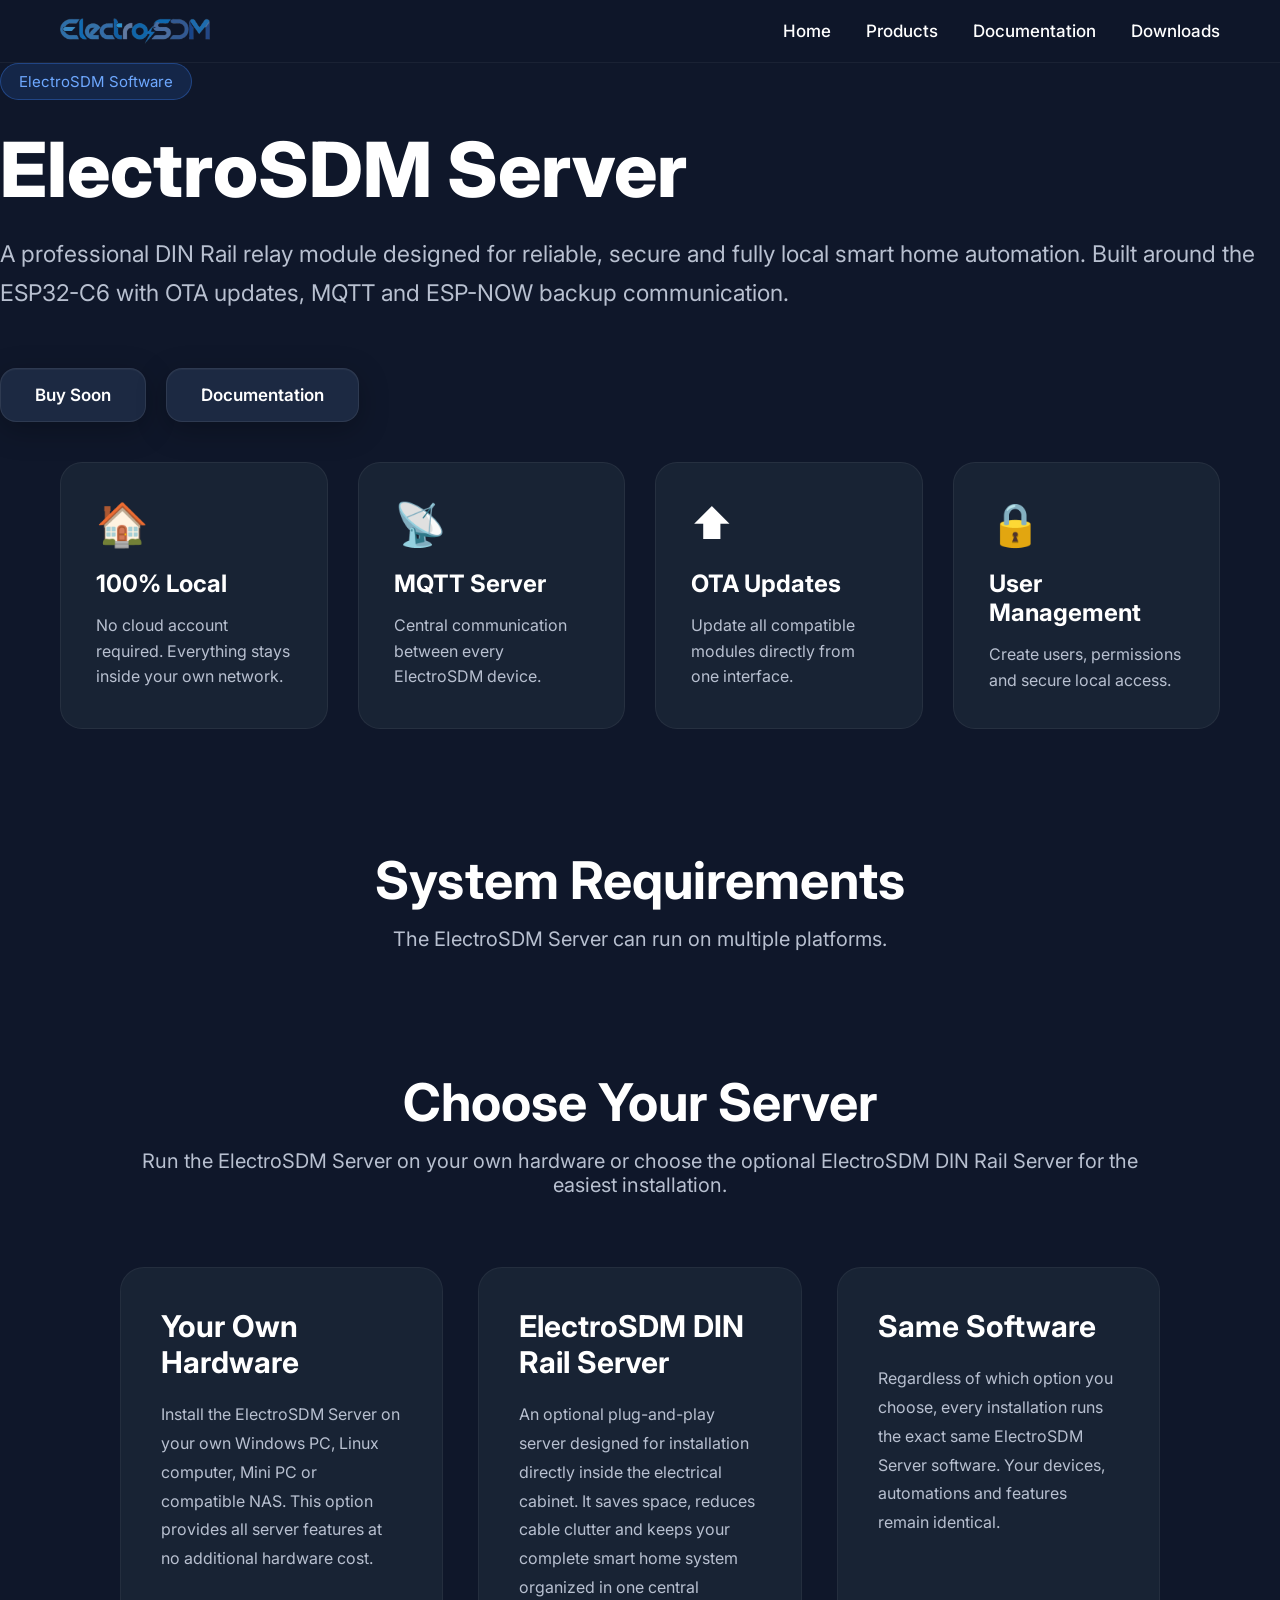
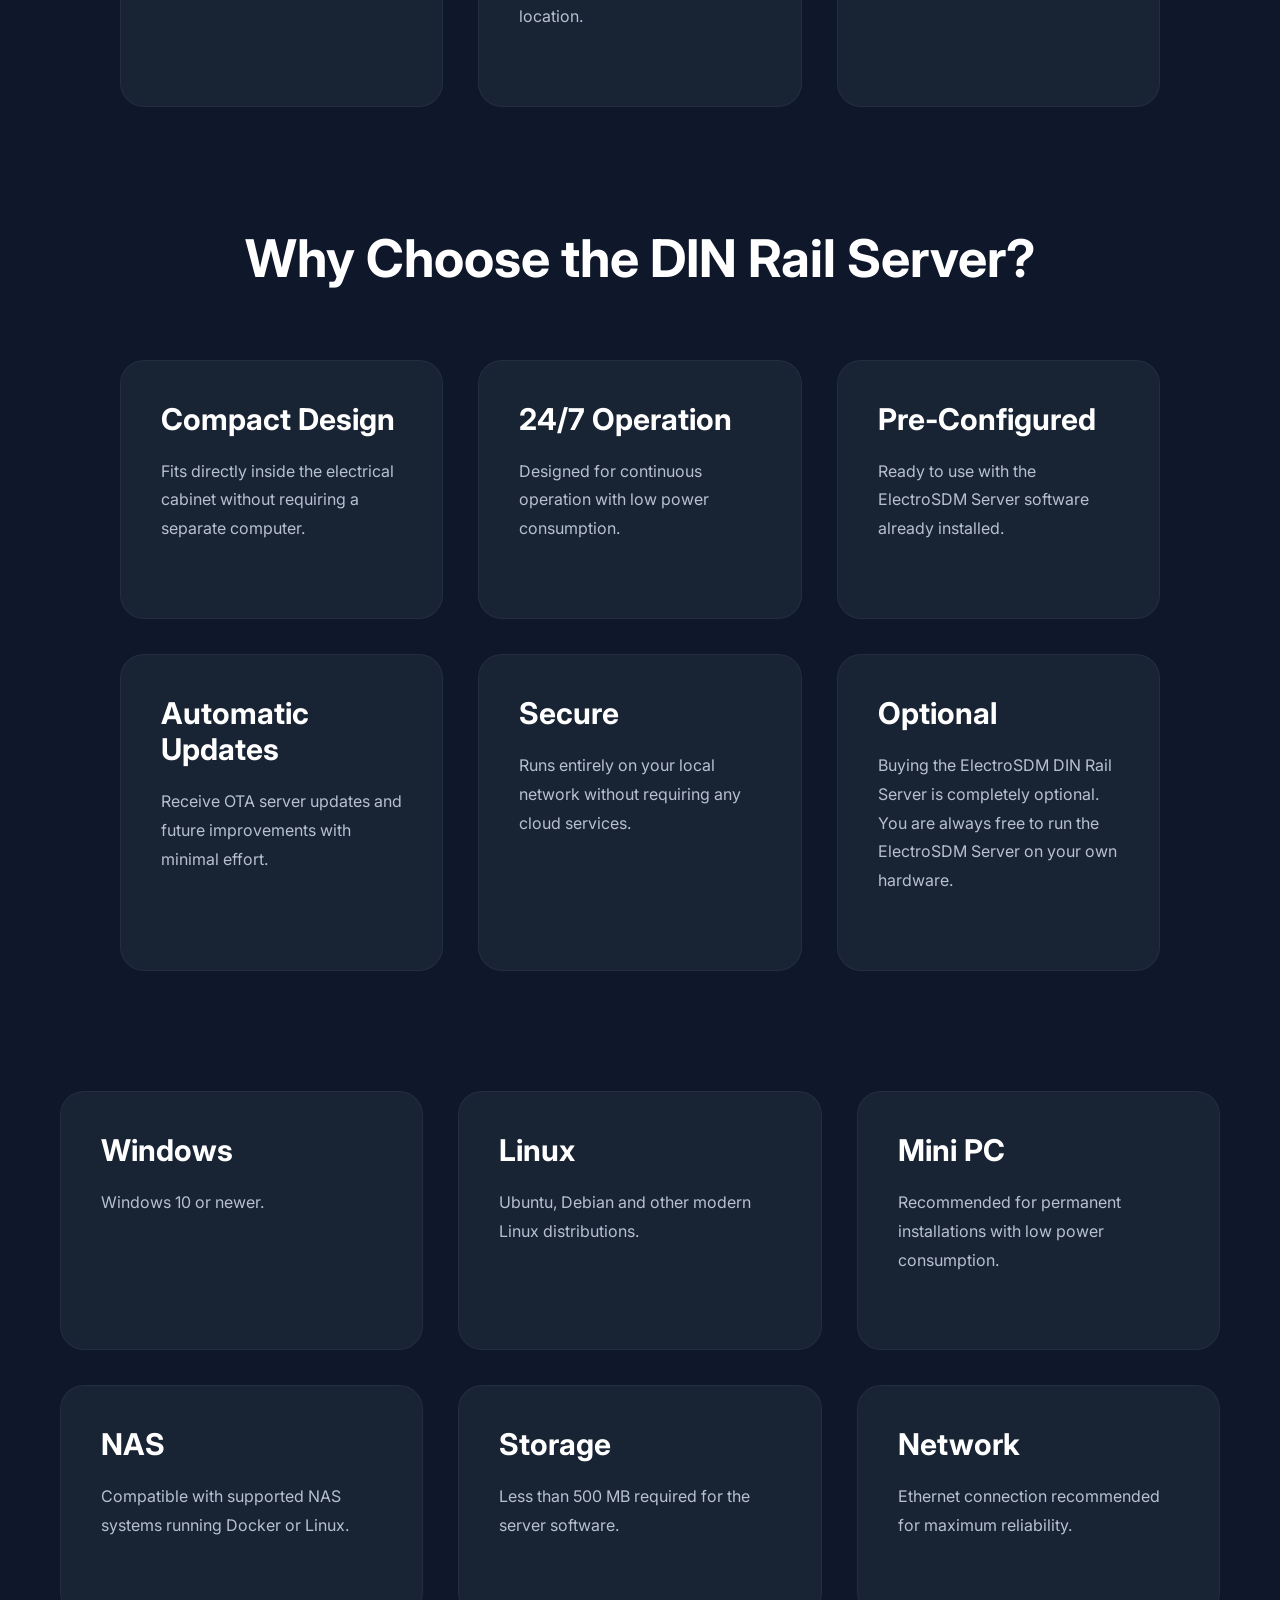
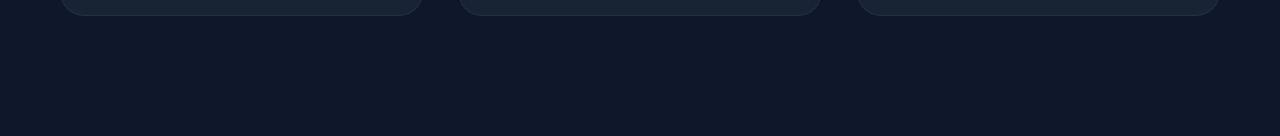
<file: products/server.html>
<!DOCTYPE html>
<html lang="en">

<head>

<meta charset="UTF-8">
<meta name="viewport" content="width=device-width, initial-scale=1.0">

<title>ElectroSDM | Server</title>

<meta name="description" content="The central management software for every ElectroSDM installation.">

<link rel="stylesheet" href="../css/style.css">

<link rel="preconnect" href="https://fonts.googleapis.com">
<link rel="preconnect" href="https://fonts.gstatic.com" crossorigin>

<link href="https://fonts.googleapis.com/css2?family=Inter:wght@300;400;500;600;700;800&display=swap" rel="stylesheet">

</head>

<body>

<header>

<nav>

<a href="../index.html" class="logo">
<img src="../images/logo.png" alt="ElectroSDM">
</a>

<div class="menu">
<a href="../index.html">Home</a>
<a href="../index.html#products">Products</a>
<a href="#">Documentation</a>
<a href="#">Downloads</a>
</div>

</nav>

</header>

<section class="hero">

    <div class="hero-text">

        <span class="badge">
            ElectroSDM Software
        </span>

        <h1>ElectroSDM Server</h1>

        <p>
            A professional DIN Rail relay module designed for reliable,
            secure and fully local smart home automation.
            Built around the ESP32-C6 with OTA updates,
            MQTT and ESP-NOW backup communication.
        </p>

        <div class="buttons">

            <a href="#" class="hero-button">
                Buy Soon
            </a>

            <a href="#" class="hero-button secondary">
                Documentation
            </a>

        </div>

    </div>

</section>

<section class="features">

<div class="feature">
<div class="icon">🏠</div>
<h3>100% Local</h3>
<p>No cloud account required. Everything stays inside your own network.</p>
</div>

<div class="feature">
<div class="icon">📡</div>
<h3>MQTT Server</h3>
<p>Central communication between every ElectroSDM device.</p>
</div>

<div class="feature">
<div class="icon">⬆️</div>
<h3>OTA Updates</h3>
<p>Update all compatible modules directly from one interface.</p>
</div>

<div class="feature">
<div class="icon">🔒</div>
<h3>User Management</h3>
<p>Create users, permissions and secure local access.</p>
</div>

</section>

<section class="products">

<div class="section-title">

<h2>System Requirements</h2>

<p>

The ElectroSDM Server can run on multiple platforms.

</p>

</div>

<section class="products">

    <div class="section-title">

        <h2>Choose Your Server</h2>

        <p>
            Run the ElectroSDM Server on your own hardware or choose the optional
            ElectroSDM DIN Rail Server for the easiest installation.
        </p>

    </div>

    <div class="product-grid">

        <div class="product-card">

            <h3>Your Own Hardware</h3>

            <p>
                Install the ElectroSDM Server on your own Windows PC,
                Linux computer, Mini PC or compatible NAS.
                This option provides all server features at no additional hardware cost.
            </p>

        </div>

        <div class="product-card">

            <h3>ElectroSDM DIN Rail Server</h3>

            <p>
                An optional plug-and-play server designed for installation
                directly inside the electrical cabinet.
                It saves space, reduces cable clutter and keeps your complete
                smart home system organized in one central location.
            </p>

        </div>

        <div class="product-card">

            <h3>Same Software</h3>

            <p>
                Regardless of which option you choose,
                every installation runs the exact same ElectroSDM Server software.
                Your devices, automations and features remain identical.
            </p>

        </div>

    </div>
  

</section>
  <section class="products">

    <div class="section-title">

        <h2>Why Choose the DIN Rail Server?</h2>

    </div>

    <div class="product-grid">

        <div class="product-card">
            <h3>Compact Design</h3>
            <p>Fits directly inside the electrical cabinet without requiring a separate computer.</p>
        </div>

        <div class="product-card">
            <h3>24/7 Operation</h3>
            <p>Designed for continuous operation with low power consumption.</p>
        </div>

        <div class="product-card">
            <h3>Pre-Configured</h3>
            <p>Ready to use with the ElectroSDM Server software already installed.</p>
        </div>

        <div class="product-card">
            <h3>Automatic Updates</h3>
            <p>Receive OTA server updates and future improvements with minimal effort.</p>
        </div>

        <div class="product-card">
            <h3>Secure</h3>
            <p>Runs entirely on your local network without requiring any cloud services.</p>
        </div>

        <div class="product-card">
            <h3>Optional</h3>
            <p>
                Buying the ElectroSDM DIN Rail Server is completely optional.
                You are always free to run the ElectroSDM Server on your own hardware.
            </p>
        </div>

    </div>

</section>

<div class="product-grid">

<div class="product-card">
<h3>Windows</h3>
<p>Windows 10 or newer.</p>
</div>

<div class="product-card">
<h3>Linux</h3>
<p>Ubuntu, Debian and other modern Linux distributions.</p>
</div>

<div class="product-card">
<h3>Mini PC</h3>
<p>Recommended for permanent installations with low power consumption.</p>
</div>

<div class="product-card">
<h3>NAS</h3>
<p>Compatible with supported NAS systems running Docker or Linux.</p>
</div>

<div class="product-card">
<h3>Storage</h3>
<p>Less than 500 MB required for the server software.</p>
</div>

<div class="product-card">
<h3>Network</h3>
<p>Ethernet connection recommended for maximum reliability.</p>
</div>

</div>

</section>
</file>
<file: css/style.css>
*{
    margin:0;
    padding:0;
    box-sizing:border-box;
    font-family:'Inter',sans-serif;
}

html{
    scroll-behavior:smooth;
}

body{
    background:#0F172A;
    color:#ffffff;
}

/* ========================= */
/* NAVBAR */
/* ========================= */

header{
    width:100%;
    position:sticky;
    top:0;
    z-index:1000;
    background:rgba(15,23,42,.85);
    backdrop-filter:blur(14px);
    border-bottom:1px solid rgba(255,255,255,.05);
}

nav{
    max-width:1400px;
    margin:auto;
    display:flex;
    justify-content:space-between;
    align-items:center;
    padding:18px 60px;
}

.logo{
    display:flex;
    align-items:center;
}
.logo img{
    width:150px;
    height:auto;
    display:block;
}
.logo img:hover{
    transform:scale(1.05);
}

.menu{
    display:flex;
    gap:35px;
}

.menu a{
    color:white;
    text-decoration:none;
    font-size:17px;
    font-weight:500;
    position:relative;
    transition:.3s;
}

.menu a::after{
    content:"";
    position:absolute;
    bottom:-6px;
    left:0;
    width:0%;
    height:2px;
    background:#3B82F6;
    transition:.3s;
}

.menu a:hover{
    color:#3B82F6;
}

.menu a:hover::after{
    width:100%;
}

/* ========================= */
/* HERO */
/* ========================= */


.badge{
    display:inline-block;
    background:rgba(59,130,246,.15);
    border:1px solid rgba(59,130,246,.35);
    color:#6EA8FF;
    padding:8px 18px;
    border-radius:30px;
    margin-bottom:30px;
    font-size:15px;
}

.hero h1{
    font-size:76px;
    line-height:1.05;
    margin-bottom:25px;
    font-weight:800;
}

.hero h1 span{
    color:#3B82F6;
}

.hero p{
    font-size:23px;
    color:#b8c0d0;
    line-height:1.7;
    margin-bottom:45px;
}

.buttons{
    display:flex;
    gap:20px;
}

/* ========================= */
/* BUTTONS */
/* ========================= */


.button:hover{
    transform:translateY(-4px);
    box-shadow:0 25px 50px rgba(37,99,235,.45);
}



.button2:hover{
    background:#3B82F6;
}

/* ========================= */
/* RECHTERKANT */
/* ========================= */



/* ========================= */
/* FEATURES */
/* ========================= */

.features{
    max-width:1400px;
    margin:40px auto 120px;
    padding:0 60px;

    display:grid;
    grid-template-columns:repeat(4,1fr);
    gap:30px;
}

.feature{
    background:#182334;
    border:1px solid rgba(255,255,255,.06);
    border-radius:22px;
    padding:35px;
    transition:.3s;
}

.feature:hover{
    transform:translateY(-8px);
    border-color:#3B82F6;
    box-shadow:0 20px 40px rgba(59,130,246,.15);
}

.icon{
    font-size:42px;
    margin-bottom:20px;
}

.feature h3{
    font-size:24px;
    margin-bottom:15px;
}

.feature p{
    color:#b8c0d0;
    line-height:1.6;
}


/* ========================= */
/* PRODUCTS */
/* ========================= */

.products{
    max-width:1400px;
    margin:120px auto;
    padding:0 60px;
}

.section-title{
    text-align:center;
    margin-bottom:70px;
}

.section-title h2{
    font-size:52px;
    margin-bottom:15px;
}

.section-title p{
    color:#b8c0d0;
    font-size:20px;
}

.product-grid{
    display:grid;
    grid-template-columns:repeat(3,1fr);
    gap:35px;
}

.product-card{
    background:#182334;
    border-radius:24px;
    padding:40px;
    border:1px solid rgba(255,255,255,.05);
    transition:.3s;
}

.product-card:hover{
    transform:translateY(-10px);
    border-color:#3B82F6;
}

.product-card h3{
    font-size:30px;
    margin-bottom:20px;
}

.product-card p{
    color:#b8c0d0;
    line-height:1.8;
    margin-bottom:35px;
}

.product-card a{
    color:#3B82F6;
    text-decoration:none;
    font-weight:600;
}

/* ========================= */
/* POPUP */
/* ========================= */

.popup{
    display:none;
    position:fixed;
    top:0;
    left:0;
    width:100%;
    height:100%;
    background:rgba(0,0,0,.65);
    justify-content:center;
    align-items:center;
    z-index:9999;
}

.popup-content{
    width:700px;
    max-width:90%;
    max-height:85vh;
    overflow-y:auto;

    background:#182334;
    color:#ffffff;

    border-radius:20px;
    border:1px solid rgba(255,255,255,.08);

    padding:40px;
    position:relative;

    box-shadow:0 25px 60px rgba(0,0,0,.4);
}

.popup-content h2{
    margin-bottom:20px;
}

.popup-content h3{
    margin-top:25px;
    margin-bottom:15px;
}

.popup-content p{
    color:#c6cfdd;
    line-height:1.8;
    margin-bottom:18px;
}

.popup-content ul{
    margin:15px 0 20px 25px;
}

.popup-content li{
    margin-bottom:8px;
    color:#c6cfdd;
}

.popup-content strong{
    color:#ffffff;
}

.popup-content a{
    color:#3B82F6;
}

.close{
    position:absolute;
    top:18px;
    right:24px;

    font-size:34px;
    line-height:1;

    color:#ffffff;
    cursor:pointer;
    transition:.25s;
}

.close:hover{
    color:#3B82F6;
}

/* ========================= */
/* HOME HERO */
/* ========================= */

.hero-home{
    min-height:100vh;
    display:flex;
    justify-content:center;
    align-items:center;
    text-align:center;
    padding:60px 30px;
}

.hero-center{
    max-width:700px;
    margin:auto;
}

.hero-logo{
    width:520px;
    max-width:90%;
    margin-bottom:55px;
}
.hero-home .badge{
    font-size:14px;
    padding:8px 18px;
    margin-bottom:25px;
}


.hero-home h1 span{
    color:#3B82F6;
}

.hero-home h1{
    font-size:20px !important;
}
.hero-home p{
    max-width:520px;
    margin:0 auto 38px;
    font-size:17px;
}

.hero-button{

    display:inline-flex;
    align-items:center;
    justify-content:center;
    gap:12px;

    margin-top:10px;

    padding:16px 34px;

    background:#1C2942;
    border:1px solid rgba(255,255,255,.08);

    border-radius:16px;

    color:#ffffff;
    text-decoration:none;

    font-size:17px;
    font-weight:600;

    transition:.25s ease;

    box-shadow:
        0 8px 30px rgba(0,0,0,.25),
        inset 0 1px rgba(255,255,255,.04);

}

.hero-button:hover{

    background:#243551;

    border-color:#3B82F6;

    transform:translateY(-3px);

    box-shadow:
        0 18px 40px rgba(0,0,0,.35);

}

.scroll-indicator{
    margin-top:70px;
    font-size:38px;
    color:#3B82F6;
    animation:bounce 2s infinite;
}

@keyframes bounce{
    0%,100%{transform:translateY(0);}
    50%{transform:translateY(10px);}
}

@keyframes float{
    0%,100%{transform:translateY(0);}
    50%{transform:translateY(-12px);}
}

/* ========================= */
/* ABOUT */
/* ========================= */

.about{
    max-width:1000px;
    margin:140px auto;
    padding:0 40px;
    text-align:center;
}

.about p{
    font-size:21px;
    color:#b8c0d0;
    line-height:1.9;
}

/* ========================= */
/* FOOTER */
/* ========================= */

footer{
    background:#111827;
    margin-top:140px;
    border-top:1px solid rgba(255,255,255,.06);
}

.footer-container{
    max-width:1400px;
    margin:auto;
    padding:80px 60px;

    display:grid;
    grid-template-columns:2fr 1fr 1fr 1fr 1fr;
    gap:50px;
}

.footer-column img{
    margin-bottom:20px;
}

.footer-column h4{
    margin-bottom:22px;
    font-size:20px;
}

.footer-column p{
    color:#94A3B8;
    line-height:1.8;
}

.footer-column a{
    display:block;
    color:#94A3B8;
    text-decoration:none;
    margin-bottom:14px;
    transition:.25s;
}

.footer-column a:hover{
    color:#3B82F6;
}

.footer-bottom{
    border-top:1px solid rgba(255,255,255,.06);
    padding:25px;
    text-align:center;
    color:#94A3B8;
    font-size:15px;
}

.footer-bottom p:first-child{
    margin-bottom:8px;
}

.scroll-indicator{
    margin-top:70px;
    font-size:36px;
    color:#6EA8FF;
    animation:bounce 2s infinite;
}

@keyframes bounce{

    0%,20%,50%,80%,100%{
        transform:translateY(0);
    }

    40%{
        transform:translateY(10px);
    }

    60%{
        transform:translateY(5px);
    }

}

.hero-logo{
    width:420px;
    max-width:90%;
    margin-bottom:30px;
}

.hero-home h1{
    font-size:68px;
    line-height:1.05;
    font-weight:800;
    margin-bottom:24px;
}

.hero-home p{
    max-width:500px;
    margin:0 auto 32px;
    font-size:13px;
    line-height:1.7;
    color:#8B95A7;
    font-weight:400;
}
.hero.hero-home{
    max-width:none;
    width:100%;
    margin:0;
    padding:60px 30px;
    min-height:100vh;

    display:flex;
    justify-content:center;
    align-items:center;
}
.products{
    max-width:1400px;
    margin:120px auto;
    padding:0 60px;
}

.products-grid{

    display:grid;

    grid-template-columns:repeat(3,1fr);

    gap:40px;

}

.product-item{

    background:#182334;

    border:1px solid rgba(255,255,255,.06);

    border-radius:22px;

    text-decoration:none;

    color:white;

    text-align:center;

    padding:35px;

    transition:.3s;

}

.product-item:hover{

    transform:translateY(-8px);

    border-color:#3B82F6;

    box-shadow:0 20px 40px rgba(59,130,246,.18);

}

.product-item img{

    width:100%;

    max-width:260px;

    height:220px;

    object-fit:contain;

    margin-bottom:25px;

    transition:.3s;

}

.product-item:hover img{

    transform:scale(1.05);

}

.product-item h3{

    font-size:24px;

    font-weight:600;

}

/* ========================= */
/* COMPANY PAGE */
/* ========================= */

.company-page{
    max-width:1200px;
    margin:120px auto;
    padding:0 40px;
}

.company-intro{
    text-align:center;
    margin-bottom:70px;
}

.company-intro h1{
    font-size:64px;
    font-weight:800;
    margin-bottom:18px;
}

.company-intro p{
    font-size:20px;
    color:#94A3B8;
}

.company-section{
    background:#182334;
    border:1px solid rgba(255,255,255,.06);
    border-radius:24px;
    padding:45px;
    margin-bottom:45px;
    transition:.25s;
}

.company-section:hover{
    border-color:#3B82F6;
    transform:translateY(-4px);
}

.company-section h2{
    font-size:34px;
    margin-bottom:30px;
}

.company-grid{
    display:grid;
    grid-template-columns:repeat(2,1fr);
    gap:40px;
}

.company-item h3{
    font-size:23px;
    margin-bottom:14px;
}

.company-item p{
    color:#B5C0D1;
    line-height:1.9;
    font-size:17px;
}

.company-item ul{
    margin-top:15px;
    margin-left:22px;
    color:#B5C0D1;
}

.company-item li{
    margin-bottom:10px;
}

@media(max-width:900px){

.company-grid{
    grid-template-columns:1fr;
}

.company-intro h1{
    font-size:48px;
}

}
</file>
